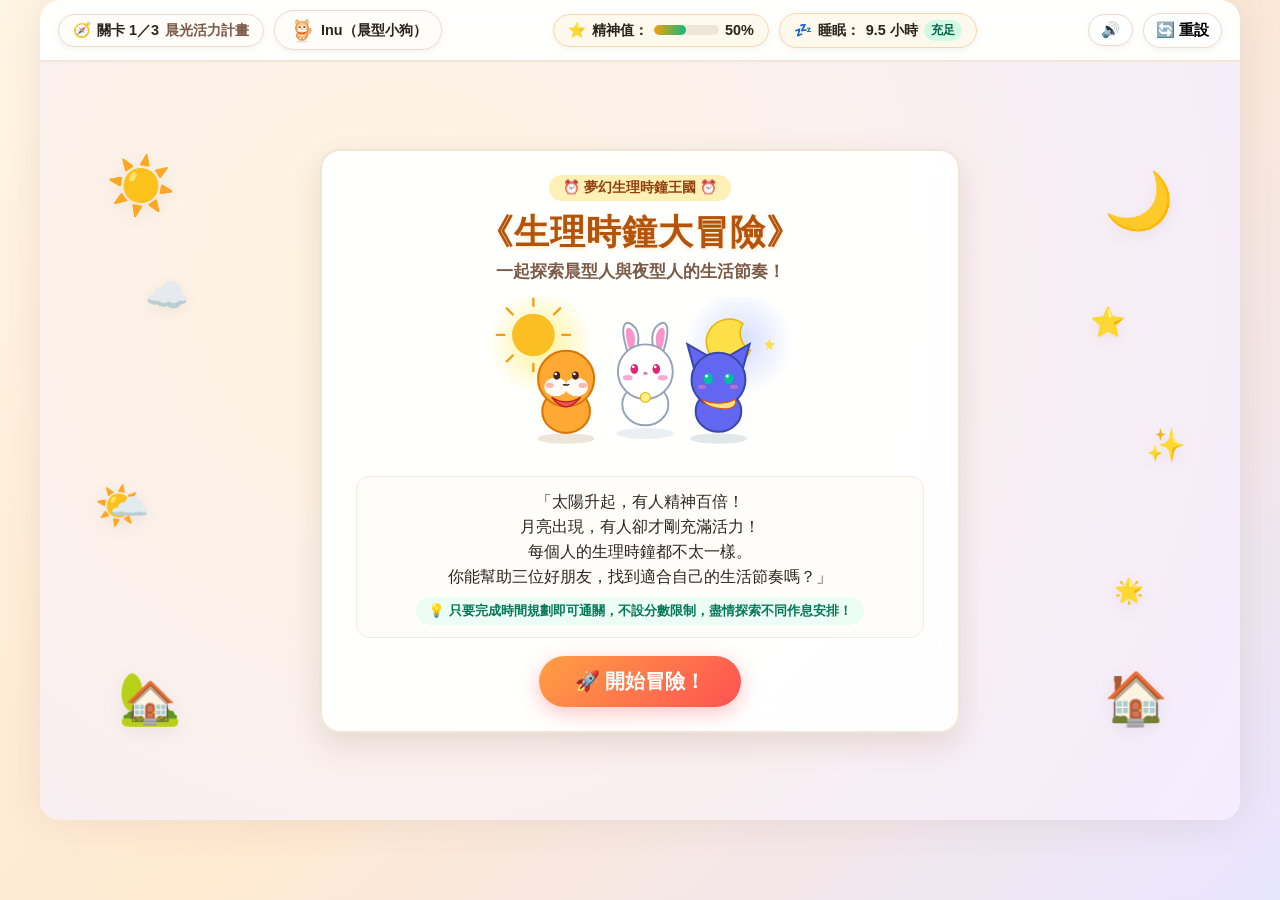
<file: index.html>
<!DOCTYPE html>
<html lang="zh-TW">
<head>
  <meta charset="UTF-8">
  <meta name="viewport" content="width=device-width, initial-scale=1.0, maximum-scale=1.0, user-scalable=no">
  <title>《生理時鐘大冒險》（Chronotype Adventure）</title>
  <meta name="description" content="根據《晨型人 vs. 夜型人》設計的 2D 互動式時間規劃教育遊戲，探索生理時鐘、健康睡眠與生活節奏。">
  <link rel="icon" type="image/svg+xml" href="assets/icons/clock.svg">
  <link rel="stylesheet" href="style.css">
</head>
<body>

  <!-- 遊戲主容器（橫向 16:9 自適應設計） -->
  <div id="game-container">

    <!-- 頂部資訊 HUD 導航列 -->
    <header id="top-hud">
      <div class="hud-left">
        <div class="hud-chip" id="hud-level-chip">
          <span class="chip-icon">🧭</span>
          <span id="hud-level-tag">關卡 1／3</span>
          <span id="hud-level-title" class="hud-title-text">晨光活力計畫</span>
        </div>
        <div class="hud-chip character-chip" id="hud-char-chip">
          <img id="hud-char-avatar" src="assets/characters/inu.svg" alt="角色頭像" class="mini-avatar">
          <span id="hud-char-name">Inu（晨型小狗）</span>
        </div>
      </div>

      <div class="hud-center">
        <!-- 精神能量即時模擬膠囊 -->
        <div class="hud-chip stat-chip" id="hud-energy-chip" title="作息模擬精神值（遊戲示意，非醫學測量）">
          <span class="stat-icon" id="hud-energy-icon">⭐</span>
          <span class="stat-label">精神值：</span>
          <div class="energy-mini-track">
            <div id="hud-energy-bar" class="energy-mini-fill" style="width: 50%;"></div>
          </div>
          <span id="hud-energy-val" class="stat-value">50%</span>
        </div>
        <!-- 睡眠時數即時統計膠囊（第 3 關或必要時動態更新） -->
        <div class="hud-chip stat-chip" id="hud-sleep-chip" title="每日建議睡眠時數">
          <span class="stat-icon">💤</span>
          <span class="stat-label">睡眠：</span>
          <span id="hud-sleep-hours" class="stat-value">9.5 小時</span>
          <span id="hud-sleep-status" class="stat-status-badge status-good">充足</span>
        </div>
      </div>

      <div class="hud-right">
        <button id="btn-sound-toggle" class="hud-icon-btn" title="開關音效" aria-label="開關音效">
          <span id="sound-icon">🔊</span>
        </button>
        <button id="btn-reset-level" class="hud-icon-btn reset-btn" title="重新安排此關時間表" aria-label="重新安排此關時間表">
          <span>🔄</span>
          <span class="btn-text">重設</span>
        </button>
      </div>
    </header>

    <!-- 浮動提示氣泡（非阻塞提示） -->
    <div id="toast-toast" class="toast-hidden" role="alert" aria-live="polite">
      <span class="toast-icon">💡</span>
      <span id="toast-text">把活動放進適合的時間格吧！</span>
    </div>

    <!-- 遊戲主體視窗區 -->
    <main id="game-main">

      <!-- ============================================== -->
      <!-- 1. 遊戲開始畫面（Start Screen） -->
      <!-- ============================================== -->
      <section id="screen-start" class="game-screen active">
        <!-- 日夜交錯背景裝飾 -->
        <div class="start-bg-decor-left">
          <span class="floating-item sun-deco">☀️</span>
          <span class="floating-item cloud-deco c-1">☁️</span>
          <span class="floating-item cloud-deco c-2">🌤️</span>
          <span class="floating-item town-deco-day">🏡</span>
        </div>
        <div class="start-bg-decor-right">
          <span class="floating-item moon-deco">🌙</span>
          <span class="floating-item star-deco s-1">⭐</span>
          <span class="floating-item star-deco s-2">✨</span>
          <span class="floating-item star-deco s-3">🌟</span>
          <span class="floating-item town-deco-night">🏠</span>
        </div>

        <div class="start-card">
          <div class="start-badge-tag">⏰ 夢幻生理時鐘王國 ⏰</div>
          <h1 class="main-game-title">《生理時鐘大冒險》</h1>
          <div class="game-subtitle">一起探索晨型人與夜型人的生活節奏！</div>

          <div class="start-hero-image">
            <img src="assets/characters/trio.svg" alt="Inu, Usagi, Neko" class="hero-trio-img">
          </div>

          <div class="start-story-box">
            <p class="story-lead">
              「太陽升起，有人精神百倍！<br>
              月亮出現，有人卻才剛充滿活力！<br>
              每個人的生理時鐘都不太一樣。<br>
              你能幫助三位好朋友，找到適合自己的生活節奏嗎？」
            </p>
            <div class="story-hint-badge">
              💡 只要完成時間規劃即可通關，不設分數限制，盡情探索不同作息安排！
            </div>
          </div>

          <div class="start-actions">
            <button id="btn-start-game" class="btn-primary-large pulse-btn">
              <span>🚀 開始冒險！</span>
            </button>
          </div>
        </div>
      </section>

      <!-- ============================================== -->
      <!-- 2. 第一關與第二關：生活時間安排板（Schedule Board） -->
      <!-- ============================================== -->
      <section id="screen-schedule" class="game-screen">
        <div class="level-scene-container" id="level-scene-wrap">

          <!-- 關卡情境導言卡 -->
          <div class="level-intro-card">
            <div class="intro-avatar-box">
              <img id="level-char-pic" src="assets/characters/inu.svg" alt="角色插畫" class="intro-char-img">
            </div>
            <div class="intro-content">
              <div class="intro-meta">
                <span class="badge-type" id="level-type-tag">🌅 晨型小狗</span>
                <span class="intro-title" id="level-quest-title">第一關：晨光活力計畫</span>
              </div>
              <p class="intro-story-text" id="level-story-desc">
                「Inu 是一隻喜歡早起的小狗！可是今天他的生活時間表被打亂了！你能幫他重新安排一天的生活嗎？」
              </p>
            </div>
            <div class="intro-hint-tip">
              <span>👉 拖曳卡片或點擊卡片後點擊時間格！</span>
            </div>
          </div>

          <!-- 主要互動工作區：左側活動卡片庫，右側每日生活時間表 -->
          <div class="interactive-workspace">

            <!-- 左側：待安排活動卡片托盤 -->
            <div class="cards-tray-panel">
              <div class="panel-header">
                <span class="panel-title-icon">📦</span>
                <h3 class="panel-title">待安排活動卡片</h3>
                <span class="tray-counter" id="tray-count-tag">6 / 6 張</span>
              </div>
              <p class="tray-subtext">點擊卡片選取，或直接拖曳到時間格中：</p>
              <div class="cards-pool" id="cards-pool">
                <!-- 動態注入 6 張活動卡片 -->
              </div>
            </div>

            <!-- 右側：每日生活計畫板（6 個時間格） -->
            <div class="schedule-board-panel">
              <div class="panel-header">
                <span class="panel-title-icon">📅</span>
                <h3 class="panel-title">每日生活計畫板</h3>
                <span class="schedule-status-tag" id="schedule-fill-tag">已安排 0 / 6</span>
              </div>

              <!-- 時間格容器（六大時段） -->
              <div class="time-slots-container" id="time-slots-container">
                <!-- 動態注入 6 個時間槽位 -->
              </div>

              <!-- 檢查按鈕與過關導引 -->
              <div class="schedule-actions-bar">
                <div class="schedule-msg" id="schedule-check-hint">
                  請將 6 張活動卡片全部安排進時間格喔！
                </div>
                <button id="btn-check-schedule" class="btn-check-main" disabled>
                  <span>📋 檢查時間表！</span>
                </button>
              </div>
            </div>

          </div>

        </div>
      </section>

      <!-- ============================================== -->
      <!-- 3. 第三關：健康作息大挑戰（臥室環境與就寢時間） -->
      <!-- ============================================== -->
      <section id="screen-bedroom" class="game-screen">
        <div class="bedroom-challenge-wrapper">

          <!-- 關卡導言卡 -->
          <div class="level-intro-card bedroom-intro">
            <div class="intro-avatar-box duo-avatars">
              <img src="assets/characters/neko.svg" alt="Neko" class="intro-char-img duo-neko">
              <img src="assets/characters/usagi.svg" alt="Usagi" class="intro-char-img duo-usagi">
            </div>
            <div class="intro-content">
              <div class="intro-meta">
                <span class="badge-type night-badge">🌙 夜型小貓 × 作息小幫手</span>
                <span class="intro-title">第三關：健康作息大挑戰</span>
              </div>
              <p class="intro-story-text">
                「明天早上 8 點就要上學了！可是 Neko 平常比較晚睡，早上常常起不來。Usagi 決定陪他一起調整作息！你能幫助 Neko 找到比較健康的睡眠習慣嗎？」
              </p>
            </div>
            <div class="intro-hint-tip">
              <span>✨ 點擊臥室物品調整環境，並選擇合適的就寢時間！</span>
            </div>
          </div>

          <!-- 第三關雙任務工作區 -->
          <div class="bedroom-workspace">

            <!-- 任務一：整理睡前環境（3 個互動生活物件） -->
            <div class="bedroom-task-card task-env-card">
              <div class="task-title-bar">
                <span class="task-step-badge">任務一</span>
                <h3>🛏️ 整理睡前環境（點擊物件切換調整）</h3>
                <span class="task-status-counter" id="env-completed-counter">已調整 0 / 3 項</span>
              </div>
              <p class="task-instruction">點擊臥室中的物品，改善睡前環境營造放鬆氛圍：</p>

              <!-- 三個可點擊互動的生活物件 -->
              <div class="bedroom-scene-items">

                <!-- 1. 手機 -->
                <div class="bedroom-item-card" id="item-phone" role="button" tabindex="0" title="點擊切換手機使用狀態">
                  <div class="item-visual-box">
                    <img id="img-phone" src="assets/props/phone_active.svg" alt="手機狀態" class="item-prop-img">
                  </div>
                  <div class="item-info">
                    <div class="item-name-row">
                      <span class="item-name">📱 智慧型手機</span>
                      <span class="item-state-badge badge-active" id="badge-phone">使用中</span>
                    </div>
                    <div class="item-feedback" id="feedback-phone">
                      睡前使用手機，螢幕藍光與訊息容易刺激大腦保持清醒。
                    </div>
                    <button class="btn-toggle-item" id="btn-toggle-phone">收起手機</button>
                  </div>
                </div>

                <!-- 2. 檯燈 -->
                <div class="bedroom-item-card" id="item-lamp" role="button" tabindex="0" title="點擊切換檯燈光線亮度">
                  <div class="item-visual-box">
                    <img id="img-lamp" src="assets/props/lamp_bright.svg" alt="檯燈狀態" class="item-prop-img">
                  </div>
                  <div class="item-info">
                    <div class="item-name-row">
                      <span class="item-name">💡 臥室檯燈</span>
                      <span class="item-state-badge badge-warn" id="badge-lamp">燈光明亮</span>
                    </div>
                    <div class="item-feedback" id="feedback-lamp">
                      太亮的光線會抑制褪黑激素分泌，影響睡意產生。
                    </div>
                    <button class="btn-toggle-item" id="btn-toggle-lamp">調為柔和</button>
                  </div>
                </div>

                <!-- 3. 書本 -->
                <div class="bedroom-item-card" id="item-book" role="button" tabindex="0" title="點擊安排睡前放鬆活動">
                  <div class="item-visual-box">
                    <img id="img-book" src="assets/props/book_closed.svg" alt="書本狀態" class="item-prop-img">
                  </div>
                  <div class="item-info">
                    <div class="item-name-row">
                      <span class="item-name">📖 睡前讀物</span>
                      <span class="item-state-badge badge-idle" id="badge-book">未翻開</span>
                    </div>
                    <div class="item-feedback" id="feedback-book">
                      睡前安靜閱讀或聆聽輕柔音樂，有助於情緒放鬆。
                    </div>
                    <button class="btn-toggle-item" id="btn-toggle-book">安靜閱讀</button>
                  </div>
                </div>

              </div>
            </div>

            <!-- 任務二：安排就寢時間 -->
            <div class="bedroom-task-card task-bedtime-card">
              <div class="task-title-bar">
                <span class="task-step-badge">任務二</span>
                <h3>⏰ 安排就寢時間（固定 07:00 起床）</h3>
              </div>
              <p class="task-instruction">
                Neko 今年 12 歲，明天早上 8 點上學，固定 07:00 起床準備。請為他選擇就寢時間：
              </p>

              <!-- 六個可選就寢時間按鈕 -->
              <div class="bedtime-options-grid" id="bedtime-options">
                <button class="btn-bedtime-choice" data-time="20:30" data-hours="10.5">
                  <span class="bt-time">20:30</span>
                  <span class="bt-hours">睡眠 10.5 小時</span>
                </button>
                <button class="btn-bedtime-choice active" data-time="21:00" data-hours="10.0">
                  <span class="bt-time">21:00</span>
                  <span class="bt-hours">睡眠 10.0 小時</span>
                </button>
                <button class="btn-bedtime-choice" data-time="21:30" data-hours="9.5">
                  <span class="bt-time">21:30</span>
                  <span class="bt-hours">睡眠 9.5 小時</span>
                </button>
                <button class="btn-bedtime-choice" data-time="22:00" data-hours="9.0">
                  <span class="bt-time">22:00</span>
                  <span class="bt-hours">睡眠 9.0 小時</span>
                </button>
                <button class="btn-bedtime-choice" data-time="22:30" data-hours="8.5">
                  <span class="bt-time">22:30</span>
                  <span class="bt-hours">睡眠 8.5 小時</span>
                </button>
                <button class="btn-bedtime-choice" data-time="23:00" data-hours="8.0">
                  <span class="bt-time">23:00</span>
                  <span class="bt-hours">睡眠 8.0 小時</span>
                </button>
              </div>

              <!-- 即時睡眠時數與健康提醒資訊卡 -->
              <div class="sleep-calculation-card">
                <div class="calc-row">
                  <span class="calc-label">🛏️ 安排就寢：<strong id="display-bedtime">21:00</strong></span>
                  <span class="calc-label">⏰ 固定起床：<strong>07:00</strong></span>
                  <span class="calc-label">💤 預計睡眠：<strong id="display-sleephours" class="text-highlight">10.0 小時</strong></span>
                </div>
                <div class="guideline-reminder-box" id="guideline-box">
                  <div class="guideline-title">📌 6～12 歲兒童健康睡眠建議：每日約 <strong>9～12 小時</strong></div>
                  <div class="guideline-status-text" id="guideline-status-text">
                    🎉 很棒！你安排了符合年齡建議的睡眠時間！
                  </div>
                  <div class="guideline-subtext">
                    * 註：時數為排程估算，實際入睡時間可能晚於上床時間。
                  </div>
                </div>
              </div>

              <!-- 完成第三關按鈕 -->
              <div class="bedroom-actions-bar">
                <button id="btn-complete-level3" class="btn-check-main">
                  <span>✨ 完成健康作息計畫！</span>
                </button>
              </div>

            </div>

          </div>

        </div>
      </section>

      <!-- ============================================== -->
      <!-- 4. 關卡評量與結果彈窗（Level Result Modal） -->
      <!-- ============================================== -->
      <div id="modal-result" class="modal-backdrop">
        <div class="modal-card">
          <div class="modal-decor-sparkles">✨ ⭐ ✨</div>
          <div class="modal-char-expression">
            <img id="result-char-avatar" src="assets/characters/inu.svg" alt="角色表情" class="result-avatar-img">
          </div>

          <h2 class="modal-title" id="result-title">第一關任務完成！</h2>
          <div class="modal-subtitle" id="result-subtitle">Inu 已經有一份新的生活時間表了！</div>

          <!-- 分數數字跑動展示 -->
          <div class="result-score-box">
            <div class="score-label">作息模擬分數</div>
            <div class="score-number-row">
              <span id="result-score-val" class="score-digits">0</span>
              <span class="score-unit">分</span>
            </div>
            <div class="score-tier-badge" id="result-tier-badge">時間規劃高手！</div>
          </div>

          <!-- 正向回饋與改善建議 -->
          <div class="result-feedback-card">
            <div class="feedback-item positive">
              <span class="fb-icon">💖</span>
              <span id="result-feedback-pos" class="fb-text">很棒的作息安排！</span>
            </div>
            <div class="feedback-item advice">
              <span class="fb-icon">💡</span>
              <span id="result-feedback-adv" class="fb-text">如果晚上早一點休息，早上可能會更有精神喔！</span>
            </div>
            <div class="feedback-disclaimer">
              ⚠️ 分數是遊戲中的參考回饋，不代表你的能力或健康程度。
            </div>
          </div>

          <!-- 操作按鈕：返回調整 vs 繼續下一關（絕不受分數限制！） -->
          <div class="modal-actions-row">
            <button id="btn-result-adjust" class="btn-secondary">
              <span>✏️ 返回調整</span>
            </button>
            <button id="btn-result-next" class="btn-primary">
              <span id="btn-result-next-text">繼續下一關 ➔</span>
            </button>
          </div>
        </div>
      </div>

      <!-- ============================================== -->
      <!-- 5. 最終冠軍通關畫面（Final Victory Screen） -->
      <!-- ============================================== -->
      <section id="screen-victory" class="game-screen">
        <canvas id="confetti-canvas"></canvas>
        <div class="victory-card">
          <div class="victory-badge-glow">
            <img src="assets/icons/medal.svg" alt="生理時鐘管理大師金牌" class="victory-medal-icon">
          </div>
          <h1 class="victory-title">👑 生理時鐘管理大師！</h1>
          <div class="victory-subtitle">恭喜你完成三項挑戰，成為生活節奏引導專家！</div>

          <!-- 三好友慶祝插畫 -->
          <div class="victory-trio-scene">
            <img src="assets/characters/trio.svg" alt="好友一同慶祝" class="victory-trio-img">
          </div>

          <!-- 三關得分回顧卡片 -->
          <div class="scores-summary-grid">
            <div class="summary-col">
              <div class="col-head">🌅 第 1 關</div>
              <div class="col-name">晨光活力計畫</div>
              <div class="col-score" id="summary-score-1">-- 分</div>
            </div>
            <div class="summary-col">
              <div class="col-head">🌙 第 2 關</div>
              <div class="col-name">夜貓子的時間表</div>
              <div class="col-score" id="summary-score-2">-- 分</div>
            </div>
            <div class="summary-col">
              <div class="col-head">✨ 第 3 關</div>
              <div class="col-name">健康作息大挑戰</div>
              <div class="col-score" id="summary-score-3">-- 分</div>
            </div>
          </div>

          <!-- 核心教育總結文字 -->
          <div class="victory-concept-box">
            <p>
              「每個人的生理時鐘都不太一樣。<br>
              有人早上精神好，有人晚上比較有活力。<br>
              不論是晨型人還是夜型人，<strong>充足睡眠與健康作息都很重要！</strong>」
            </p>
          </div>

          <!-- 動作按鈕 -->
          <div class="victory-actions-row">
            <button id="btn-play-again" class="btn-primary">
              <span>🔄 再玩一次</span>
            </button>
            <button id="btn-return-home" class="btn-secondary">
              <span>🏠 返回首頁</span>
            </button>
          </div>
        </div>
      </section>

    </main>

  </div>

  <script src="game.js"></script>
</body>
</html>
</file>
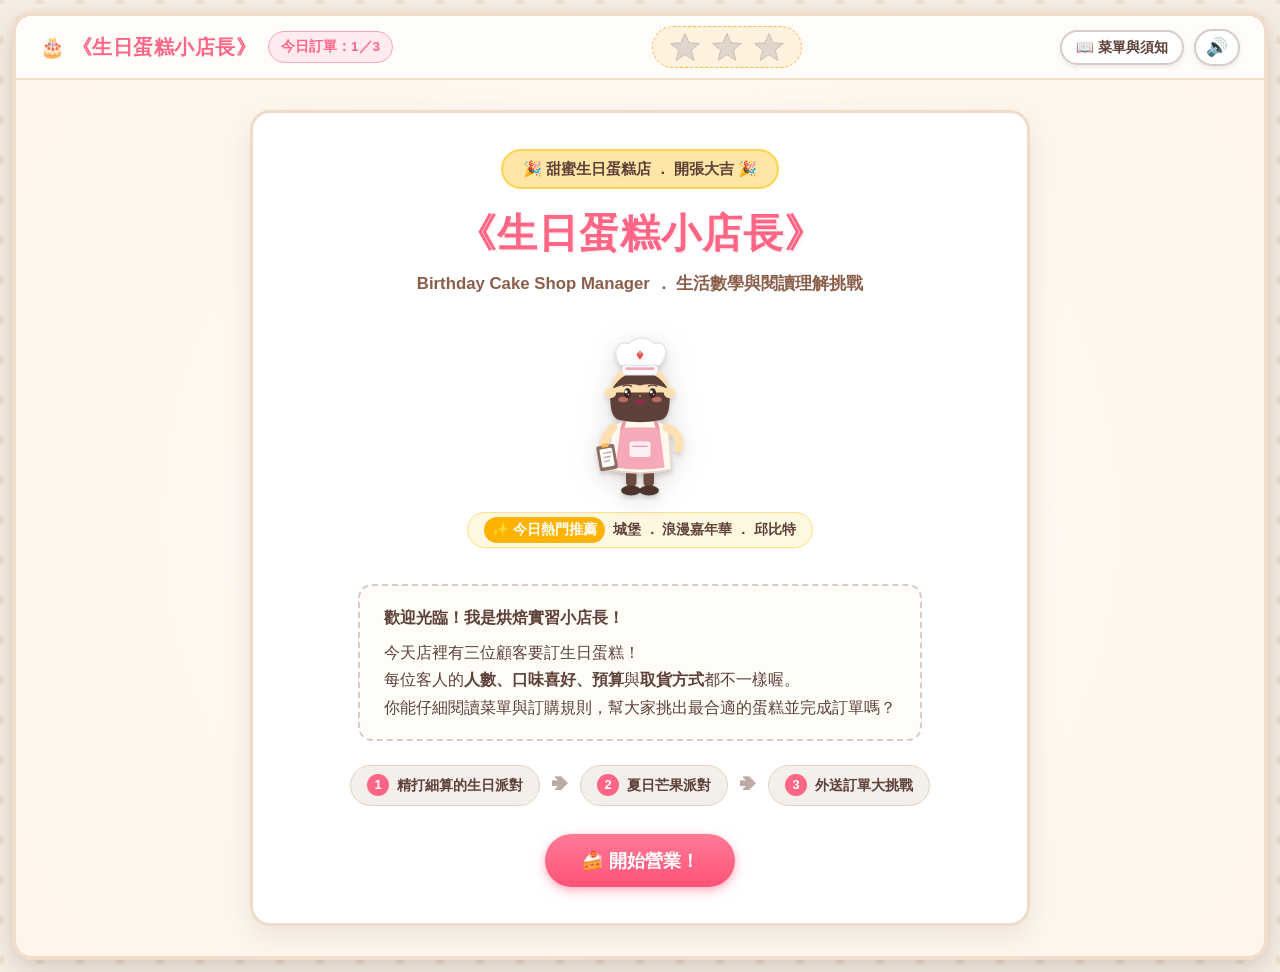
<file: birthday-cake-manager/index.html>
<!DOCTYPE html>
<html lang="zh-TW">
<head>
  <meta charset="UTF-8">
  <meta name="viewport" content="width=device-width, initial-scale=1.0, maximum-scale=1.0, user-scalable=no">
  <title>《生日蛋糕小店長》（Birthday Cake Shop Manager）- 互動式教育遊戲</title>
  <meta name="description" content="依據生日蛋糕菜單與訂購規則，扮演蛋糕小店長完成三位顧客的需求挑戰！">
  <link rel="icon" type="image/svg+xml" href="assets/icons/star_gold.svg">
  <link rel="stylesheet" href="style.css">
</head>
<body>

  <!-- 主遊戲容器（16:9 最適化與自適應響應式佈局） -->
  <div id="game-app">

    <!-- 頂部導航 HUD 資訊列 -->
    <header id="game-hud">
      <div class="hud-left">
        <span class="hud-logo">🎂 《生日蛋糕小店長》</span>
        <span id="hud-level-badge" class="level-pill">今日訂單：1／3</span>
      </div>

      <div class="hud-center">
        <!-- 三顆星進度指示器 -->
        <div class="star-progress-container" title="闖關星級進度">
          <div class="star-slot" id="star-slot-1">
            <img src="assets/icons/star_empty.svg" alt="關卡 1 星星" class="star-icon">
          </div>
          <div class="star-slot" id="star-slot-2">
            <img src="assets/icons/star_empty.svg" alt="關卡 2 星星" class="star-icon">
          </div>
          <div class="star-slot" id="star-slot-3">
            <img src="assets/icons/star_empty.svg" alt="關卡 3 星星" class="star-icon">
          </div>
        </div>
      </div>

      <div class="hud-right">
        <button id="btn-open-rules" class="hud-btn" title="查看完整菜單與訂購須知">
          <span>📖 菜單與須知</span>
        </button>
        <button id="btn-toggle-sound" class="hud-btn sound-btn" title="切換音效">
          <span id="sound-icon">🔊</span>
        </button>
      </div>
    </header>

    <!-- 1. 遊戲開始畫面 -->
    <section id="start-screen" class="view-screen active">
      <div class="start-card">
        <div class="bakery-banner-flag">🎉 甜蜜生日蛋糕店 ． 開張大吉 🎉</div>
        <h1 class="game-main-title">《生日蛋糕小店長》</h1>
        <div class="game-subtitle">Birthday Cake Shop Manager ． 生活數學與閱讀理解挑戰</div>

        <div class="start-hero-visual">
          <div class="hero-character-box">
            <img src="assets/characters/manager_normal.svg" alt="Q 版小店長" class="start-manager-img">
          </div>
          <div class="floating-cake-preview">
            <div class="preview-badge">✨ 今日熱門推薦</div>
            <div class="preview-text">城堡 ． 浪漫嘉年華 ． 邱比特</div>
          </div>
        </div>

        <div class="start-story-bubble">
          <p class="story-lead">歡迎光臨！我是烘焙實習小店長！</p>
          <p>
            今天店裡有三位顧客要訂生日蛋糕！<br>
            每位客人的<strong>人數、口味喜好、預算</strong>與<strong>取貨方式</strong>都不一樣喔。<br>
            你能仔細閱讀菜單與訂購規則，幫大家挑出最合適的蛋糕並完成訂單嗎？
          </p>
        </div>

        <div class="start-level-preview-bar">
          <div class="level-tag-step">
            <span class="step-num">1</span>
            <span class="step-desc">精打細算的生日派對</span>
          </div>
          <div class="step-arrow">➔</div>
          <div class="level-tag-step">
            <span class="step-num">2</span>
            <span class="step-desc">夏日芒果派對</span>
          </div>
          <div class="step-arrow">➔</div>
          <div class="level-tag-step">
            <span class="step-num">3</span>
            <span class="step-desc">外送訂單大挑戰</span>
          </div>
        </div>

        <div class="start-action-row">
          <button id="btn-start-game" class="btn-primary btn-large">
            <span>🍰 開始營業！</span>
          </button>
        </div>
      </div>
    </section>

    <!-- 2. 關卡主遊玩畫面 -->
    <section id="game-screen" class="view-screen">
      <div class="workspace-grid">

        <!-- 左側：顧客訂單需求卡片 -->
        <aside class="customer-order-panel">
          <div class="panel-header-badge">
            <span id="current-level-title">第一關：精打細算的生日派對</span>
          </div>

          <div class="customer-profile-card">
            <div class="customer-avatar-box">
              <img id="customer-avatar-img" src="assets/characters/customer_qing.svg" alt="顧客角色" class="customer-img">
            </div>
            <div class="customer-meta">
              <span class="customer-role-tag">今日客人</span>
              <h2 id="customer-name" class="customer-name">小晴</h2>
            </div>
          </div>

          <div class="speech-dialogue-bubble">
            <div class="bubble-arrow"></div>
            <p id="customer-dialogue-text">
              「你好！我要幫家人準備生日蛋糕！我們總共有 5 個人，預算只有 700 元。希望吃到有水果和布丁的蛋糕。我們會自己來店裡拿，只買 1 個就好！」
            </p>
          </div>

          <!-- 需求摘要條列標籤 -->
          <div class="requirements-summary">
            <div class="req-item">
              <span class="req-label">👥 聚會人數</span>
              <span id="req-headcount" class="req-val">5 人</span>
            </div>
            <div class="req-item">
              <span class="req-label">💰 顧客預算</span>
              <span id="req-budget" class="req-val">700 元</span>
            </div>
            <div class="req-item">
              <span class="req-label">🍓 指定口味</span>
              <span id="req-taste" class="req-val">水果與布丁</span>
            </div>
            <div class="req-item">
              <span class="req-label">📦 取貨方式</span>
              <span id="req-fulfillment" class="req-val">門市自取</span>
            </div>
            <div class="req-item">
              <span class="req-label">🔢 訂購數量</span>
              <span id="req-quantity" class="req-val">1 個</span>
            </div>
            <div id="req-date-row" class="req-item" style="display: none;">
              <span class="req-label">📅 預訂日期</span>
              <span id="req-date" class="req-val">-</span>
            </div>
          </div>

          <!-- 提示按鈕 -->
          <div class="customer-action-bar">
            <button id="btn-open-hint" class="btn-hint">
              <span>💡 查看小店長提示</span>
            </button>
          </div>
        </aside>

        <!-- 中央：六款蛋糕菜單展示區 -->
        <main class="menu-selection-panel">
          <div class="menu-panel-heading">
            <h3 class="menu-title">🎂 蛋糕菜單（請點擊選擇一款商品）</h3>
            <span class="menu-sub-tip">閱讀特色與標籤，點選最合適的商品</span>
          </div>

          <div id="cake-cards-grid" class="cake-cards-grid">
            <!-- 6款蛋糕卡片由 JavaScript 動態生成渲染 -->
          </div>
        </main>

        <!-- 右側：訂單客製設定與即時收銀台 -->
        <aside class="order-cashier-panel">
          <div class="cashier-card">
            <div class="cashier-title-bar">
              <span class="cashier-title">🧾 點單收銀台</span>
              <span class="cashier-status-pill">即時試算</span>
            </div>

            <!-- 目前選取之蛋糕預覽 -->
            <div id="selected-cake-summary" class="selected-cake-summary">
              <div class="summary-thumbnail" id="summary-thumbnail">
                <!-- 縮圖或占位 -->
              </div>
              <div class="summary-info">
                <span class="summary-label">目前選擇商品</span>
                <h4 id="summary-cake-name" class="summary-cake-name">請選擇蛋糕</h4>
                <span id="summary-cake-tag" class="summary-cake-tag">-</span>
              </div>
            </div>

            <!-- 尺寸選擇器 -->
            <div class="config-block">
              <label class="config-label">
                <span>📏 選擇尺寸</span>
                <span class="size-hint-text">（依人數建議挑選）</span>
              </label>
              <div id="size-options-container" class="size-btn-group">
                <!-- 動態注入可選尺寸按鈕 -->
              </div>
            </div>

            <!-- 數量選擇器 -->
            <div class="config-block">
              <label class="config-label">
                <span>🔢 購買數量</span>
                <span class="qty-hint-text">（本菜單限同尺寸 1～2 個）</span>
              </label>
              <div class="quantity-stepper">
                <button id="btn-qty-minus" class="stepper-btn" title="減少數量" aria-label="減少數量">−</button>
                <span id="display-quantity" class="stepper-value">1</span>
                <button id="btn-qty-plus" class="stepper-btn" title="增加數量" aria-label="增加數量">＋</button>
              </div>
            </div>

            <!-- 取貨方式選擇器 -->
            <div class="config-block">
              <label class="config-label">
                <span>🚚 取貨方式</span>
              </label>
              <div class="fulfillment-toggle-group">
                <button id="btn-fulfill-pickup" class="fulfill-btn active" data-type="pickup">
                  <span class="f-icon">🏪</span>
                  <span class="f-text">門市自取</span>
                  <span class="f-fee">免運費</span>
                </button>
                <button id="btn-fulfill-delivery" class="fulfill-btn" data-type="delivery">
                  <span class="f-icon">🛵</span>
                  <span class="f-text">專人外送</span>
                  <span class="f-fee">依表計費</span>
                </button>
              </div>
              <!-- 外送限制或時間提示 -->
              <div id="delivery-condition-note" class="condition-note" style="display: none;">
                💡 提醒：外送服務僅限下午 2 點（14:00）以後，且當日下午 4 點前須完成預訂。
              </div>
            </div>

            <!-- 收據金額即時試算表 -->
            <div class="receipt-paper">
              <div class="receipt-header">
                <span>🎂 甜蜜蛋糕店 結帳明細</span>
              </div>
              <div class="receipt-body">
                <div class="receipt-row">
                  <span class="r-item" id="r-item-name">商品名稱：-</span>
                  <span class="r-price" id="r-item-unit">單價：-</span>
                </div>
                <div class="receipt-row">
                  <span class="r-item">購買數量：</span>
                  <span class="r-price" id="r-item-qty">1 個</span>
                </div>
                <div class="receipt-row subtotal-row">
                  <span class="r-item">商品小計：</span>
                  <span class="r-price" id="r-subtotal">NT$ 0</span>
                </div>
                <div class="receipt-row shipping-row">
                  <span class="r-item">外送運費：</span>
                  <span class="r-price" id="r-shipping">NT$ 0</span>
                </div>
                <div class="receipt-divider"></div>
                <div class="receipt-row total-row">
                  <span class="r-item-total">訂單總金額：</span>
                  <span class="r-price-total" id="r-grand-total">NT$ 0</span>
                </div>
                <!-- 預算對比欄位 -->
                <div id="receipt-budget-feedback" class="receipt-budget-feedback">
                  <!-- 動態注入預算提示 -->
                </div>
              </div>
              <div class="receipt-zigzag"></div>
            </div>

            <!-- 確認訂單與重設按鈕 -->
            <div class="cashier-actions">
              <button id="btn-submit-order" class="btn-primary btn-block">
                <span>✨ 確認訂單！</span>
              </button>
              <button id="btn-reset-order" class="btn-secondary btn-block">
                <span>🔄 重新調整</span>
              </button>
            </div>
          </div>
        </aside>

      </div>
    </section>

    <!-- 3. 最終通關畫面 -->
    <section id="victory-screen" class="view-screen">
      <div class="victory-container">
        <div class="victory-header-box">
          <div class="trophy-bounce">
            <img src="assets/icons/trophy.svg" alt="金牌獎盃" class="trophy-img">
          </div>
          <h1 class="victory-title">🎉 金牌蛋糕小店長！ 🎉</h1>
          <div class="victory-subtitle">恭喜通過全部訂單挑戰 ． 榮獲最高店長榮譽</div>
        </div>

        <div class="victory-story-box">
          <p class="story-p">恭喜你成功完成三筆生日蛋糕訂單！</p>
          <p class="story-p">
            你學會了<strong>閱讀菜單、挑選蛋糕、比較價格，還能精準計算外送運費</strong>！<br>
            生活中的每一筆聰明消費，都離不開仔細閱讀與生活數學。<br>
            你已經成為最厲害的金牌蛋糕小店長！
          </p>
        </div>

        <!-- 三張收據成果展示 -->
        <div class="final-receipts-shelf">
          <h3 class="shelf-title">📋 今日營業完成訂單記錄</h3>

          <div class="receipt-cards-grid">
            <!-- 訂單 1 -->
            <div class="finished-receipt-card">
              <div class="rc-header">
                <span class="rc-badge">訂單 1</span>
                <span class="rc-customer">顧客：小晴</span>
              </div>
              <div class="rc-body">
                <div class="rc-cake-name">🏰 城堡（6 吋）</div>
                <div class="rc-detail">口味：香草、什錦水果、布丁</div>
                <div class="rc-detail">方式：門市自取（運費 0 元）</div>
                <div class="rc-price">金額：660 元</div>
              </div>
              <div class="rc-footer">
                <span class="rc-status-check">✅ 符合預算與 5 人分享</span>
              </div>
            </div>

            <!-- 訂單 2 -->
            <div class="finished-receipt-card">
              <div class="rc-header">
                <span class="rc-badge">訂單 2</span>
                <span class="rc-customer">顧客：小樂</span>
              </div>
              <div class="rc-body">
                <div class="rc-cake-name">🥭 浪漫嘉年華（8 吋）</div>
                <div class="rc-detail">口味：芒果、椰子慕斯</div>
                <div class="rc-detail">方式：門市自取（運費 0 元）</div>
                <div class="rc-price">金額：990 元</div>
              </div>
              <div class="rc-footer">
                <span class="rc-status-check">✅ 符合 7 月限定與 8 人分享</span>
              </div>
            </div>

            <!-- 訂單 3 -->
            <div class="finished-receipt-card">
              <div class="rc-header">
                <span class="rc-badge">訂單 3</span>
                <span class="rc-customer">顧客：小宇</span>
              </div>
              <div class="rc-body">
                <div class="rc-cake-name">💘 邱比特（8 吋 × 2）</div>
                <div class="rc-detail">口味：巧克力蛋糕、水蜜桃焦糖慕斯</div>
                <div class="rc-detail">方式：專人外送（運費 200 元）</div>
                <div class="rc-price">小計 1,760 元 ＋ 運費 200 元 ＝ 1,960 元</div>
              </div>
              <div class="rc-footer">
                <span class="rc-status-check">✅ 符合 2 個 8 吋外送與預算</span>
              </div>
            </div>
          </div>

          <!-- 營業總金額統計 -->
          <div class="grand-total-banner">
            <div class="gt-left">
              <span class="gt-label">三位顧客訂單總金額：</span>
              <span class="gt-sum">NT$ 3,610 元</span>
            </div>
            <div class="gt-note">
              ※ 此金額為三位不同顧客（小晴、小樂、小宇）訂單之銷售總和，非單一顧客消費。
            </div>
          </div>
        </div>

        <!-- 結算操作按鈕 -->
        <div class="victory-actions">
          <button id="btn-play-again" class="btn-primary btn-large">
            <span>🔄 再玩一次</span>
          </button>
          <button id="btn-back-home" class="btn-secondary btn-large">
            <span>🏠 返回首頁</span>
          </button>
        </div>
      </div>
    </section>

    <!-- 彈出視窗 1：閱讀菜單與訂購規則手冊 -->
    <div id="modal-rules" class="modal-overlay" aria-hidden="true">
      <div class="modal-dialog modal-lg">
        <div class="modal-header">
          <h2 class="modal-title">📖 生日蛋糕店 ． 菜單與訂購規則說明</h2>
          <button class="modal-close-btn" data-close="modal-rules" aria-label="關閉">✕</button>
        </div>
        <div class="modal-content scrollable-content">
          <section class="rules-section">
            <h3 class="rules-heading">一、六款精選生日蛋糕菜單</h3>
            <div class="rules-table-responsive">
              <table class="rules-table">
                <thead>
                  <tr>
                    <th>蛋糕名稱</th>
                    <th>特色與口味介紹</th>
                    <th>可選尺寸與價格</th>
                    <th>特殊規定 / 限定月份</th>
                  </tr>
                </thead>
                <tbody>
                  <tr>
                    <td><strong>城堡</strong></td>
                    <td>香草蛋糕搭配什錦水果和布丁夾層，以小巧卡士達泡芙裝飾，造型如同城堡。</td>
                    <td>6 吋：660 元<br>8 吋：880 元<br>10 吋：1,100 元</td>
                    <td><span class="tag-pill tag-hot">人氣推薦</span><br>全年供應，可自取或外送</td>
                  </tr>
                  <tr>
                    <td><strong>浪漫嘉年華</strong></td>
                    <td>芒果與椰子慕斯相遇，搭配明亮豐富的表層裝飾。</td>
                    <td>6 吋：750 元<br>8 吋：990 元</td>
                    <td><span class="tag-pill tag-season">7～8 月限定</span></td>
                  </tr>
                  <tr>
                    <td><strong>邱比特</strong></td>
                    <td>水蜜桃慕斯、焦糖慕斯搭配濃郁的巧克力蛋糕，外層有鮮奶油披覆。</td>
                    <td>8 吋：880 元<br>10 吋：1,100 元<br><em>（無 6 吋）</em></td>
                    <td>全年供應，可自取或外送</td>
                  </tr>
                  <tr>
                    <td><strong>HAPPY TIME</strong></td>
                    <td>鬆軟的手指蛋糕裝盛著焦糖洋梨丁及水果慕斯。</td>
                    <td>6 吋：750 元<br>8 吋：990 元</td>
                    <td><span class="tag-pill tag-alert">限門市取貨</span><br>（不提供外送服務）</td>
                  </tr>
                  <tr>
                    <td><strong>珠寶音樂盒</strong></td>
                    <td>香草蛋糕搭配起司布蕾夾層，以新鮮草莓裝飾。</td>
                    <td>6 吋：880 元<br>8 吋：1,100 元</td>
                    <td><span class="tag-pill tag-season">12～2 月限定</span><br>（含 12、1、2 月）</td>
                  </tr>
                  <tr>
                    <td><strong>真情告白</strong></td>
                    <td>使用食品級墨水及印製材料，可將顧客提供的照片完整呈現在蛋糕上。</td>
                    <td>6 吋：880 元<br>8 吋：1,100 元</td>
                    <td><span class="tag-pill tag-notice">需提前 7 天預訂</span><br>並提供照片檔案</td>
                  </tr>
                </tbody>
              </table>
            </div>
          </section>

          <section class="rules-section">
            <h3 class="rules-heading">二、蛋糕尺寸與建議分享人數</h3>
            <div class="size-guide-cards">
              <div class="sg-card">
                <span class="sg-size">6 吋</span>
                <span class="sg-people">適合 4～6 人</span>
              </div>
              <div class="sg-card">
                <span class="sg-size">8 吋</span>
                <span class="sg-people">適合 6～8 人</span>
              </div>
              <div class="sg-card">
                <span class="sg-size">10 吋</span>
                <span class="sg-people">適合 8～10 人</span>
              </div>
            </div>
          </section>

          <section class="rules-section">
            <h3 class="rules-heading">三、外送運費查詢表與配送規則</h3>
            <div class="rules-table-responsive">
              <table class="rules-table shipping-table">
                <thead>
                  <tr>
                    <th>蛋糕尺寸</th>
                    <th>購買 1 個之運費</th>
                    <th>購買 2 個之運費</th>
                  </tr>
                </thead>
                <tbody>
                  <tr>
                    <td><strong>6 吋</strong></td>
                    <td>150 元</td>
                    <td>180 元</td>
                  </tr>
                  <tr>
                    <td><strong>8 吋</strong></td>
                    <td>150 元</td>
                    <td>200 元</td>
                  </tr>
                  <tr>
                    <td><strong>10 吋</strong></td>
                    <td>200 元</td>
                    <td><span class="tag-pill tag-danger">超過體積，不提供外送</span></td>
                  </tr>
                </tbody>
              </table>
            </div>

            <div class="notes-bullet-box">
              <p>📌 <strong>重要訂購注意事項：</strong></p>
              <ol>
                <li>門市自取運費一律為 <strong>0 元</strong>。</li>
                <li>預訂蛋糕結單時間為<strong>每日下午 4 點</strong>，下午 4 點後訂購視為隔日訂單。</li>
                <li>外送服務時間<strong>僅限下午 2 點（14:00）以後</strong>。</li>
                <li>若需要提前取貨，需自行至門市取貨。</li>
                <li>HAPPY TIME 特殊蛋糕僅限門市取貨，不提供外送。</li>
                <li>2 個 10 吋蛋糕因超過配送體積上限，無法提供外送服務。</li>
              </ol>
            </div>
          </section>
        </div>
        <div class="modal-footer">
          <button class="btn-primary" data-close="modal-rules">我了解了，返回點單</button>
        </div>
      </div>
    </div>

    <!-- 彈出視窗 2：小店長提示視窗 -->
    <div id="modal-hint" class="modal-overlay" aria-hidden="true">
      <div class="modal-dialog modal-sm">
        <div class="modal-header">
          <h2 class="modal-title">💡 小店長小提示</h2>
          <button class="modal-close-btn" data-close="modal-hint" aria-label="關閉">✕</button>
        </div>
        <div class="modal-content">
          <div class="hint-body">
            <div class="hint-avatar">
              <img src="assets/characters/manager_normal.svg" alt="店長提示" class="hint-manager-img">
            </div>
            <p id="hint-text-content" class="hint-text">
              仔細看一下顧客的需求喔！
            </p>
          </div>
        </div>
        <div class="modal-footer">
          <button class="btn-primary" data-close="modal-hint">收到！我再想想</button>
        </div>
      </div>
    </div>

    <!-- 彈出視窗 3：訂單判定回饋視窗（成功 / 需修改） -->
    <div id="modal-feedback" class="modal-overlay" aria-hidden="true">
      <div class="modal-dialog modal-md">
        <div class="modal-header">
          <h2 id="feedback-modal-title" class="modal-title">訂單結果</h2>
        </div>
        <div class="modal-content">
          <div class="feedback-layout">
            <div class="feedback-icon-wrap" id="feedback-icon-box">
              <!-- 動態置入慶祝星星或思考表情 -->
            </div>
            <div class="feedback-message-wrap">
              <h3 id="feedback-headline" class="feedback-headline">訊息標題</h3>
              <p id="feedback-explanation" class="feedback-explanation">詳細說明文字</p>
            </div>
          </div>
        </div>
        <div class="modal-footer" id="feedback-modal-footer">
          <!-- 動態置入「下一位顧客」或「修改訂單」按鈕 -->
        </div>
      </div>
    </div>

    <!-- 彈出視窗 4：蛋糕圖片大圖預覽視窗 -->
    <div id="modal-lightbox" class="modal-overlay" aria-hidden="true">
      <div class="modal-dialog modal-lightbox-dialog">
        <div class="modal-header">
          <h2 id="lightbox-cake-name" class="modal-title">蛋糕大圖查看</h2>
          <button class="modal-close-btn" data-close="modal-lightbox" aria-label="關閉">✕</button>
        </div>
        <div class="modal-content lightbox-content">
          <div id="lightbox-img-container" class="lightbox-img-box">
            <!-- 注入放大圖或素材占位區 -->
          </div>
          <p id="lightbox-desc" class="lightbox-desc"></p>
        </div>
      </div>
    </div>

  </div>

  <script src="game.js"></script>
</body>
</html>
</file>
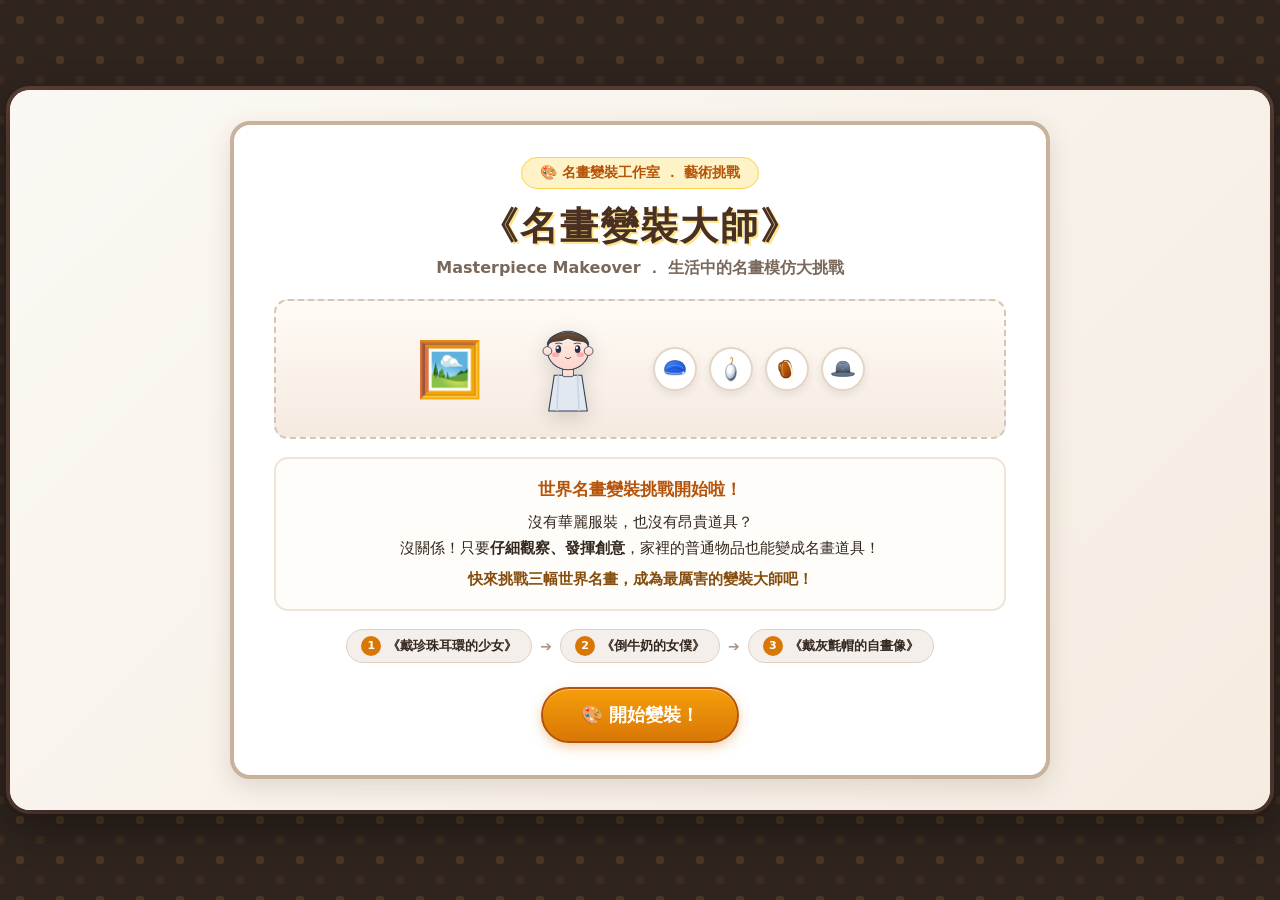
<file: masterpiece-makeover/index.html>
<!DOCTYPE html>
<html lang="zh-TW">
<head>
  <meta charset="UTF-8">
  <meta name="viewport" content="width=device-width, initial-scale=1.0, maximum-scale=1.0, user-scalable=no">
  <title>《名畫變裝大師》（Masterpiece Makeover）- 互動式藝術教育遊戲</title>
  <meta name="description" content="運用生活常見用品，重新模仿世界名畫人物與構圖的藝術教育互動遊戲。">
  <link rel="icon" type="image/svg+xml" href="assets/props/palette.svg">
  <link rel="stylesheet" href="style.css">
</head>
<body>

  <!-- 主遊戲外框（16:9 比例最適化，自適應縮放） -->
  <div id="game-container">

    <!-- 1. 遊戲開始畫面 -->
    <section id="start-screen" class="view-screen active">
      <div class="start-card">
        <div class="studio-badge">🎨 名畫變裝工作室 ． 藝術挑戰</div>
        <h1 class="game-title">《名畫變裝大師》</h1>
        <div class="game-subtitle">Masterpiece Makeover ． 生活中的名畫模仿大挑戰</div>

        <div class="start-banner-visual">
          <div class="studio-scene-deco">
            <div class="deco-easel">🖼️</div>
            <div class="deco-hero-chibi">
              <img src="assets/characters/chibi_artist_neutral.svg" alt="Q 版小畫家助手" class="start-chibi-img">
            </div>
            <div class="deco-props">
              <span class="bubble-prop bp-1"><img src="assets/props/blue_towel.svg" alt="藍色毛巾"></span>
              <span class="bubble-prop bp-2"><img src="assets/props/pearl_earring.svg" alt="珍珠耳環"></span>
              <span class="bubble-prop bp-3"><img src="assets/props/milk_jug.svg" alt="牛奶壺"></span>
              <span class="bubble-prop bp-4"><img src="assets/props/grey_hat.svg" alt="灰色帽子"></span>
            </div>
          </div>
        </div>

        <div class="start-story-box">
          <p class="story-lead">世界名畫變裝挑戰開始啦！</p>
          <p>沒有華麗服裝，也沒有昂貴道具？<br>
          沒關係！只要<strong>仔細觀察、發揮創意</strong>，家裡的普通物品也能變成名畫道具！</p>
          <p class="story-highlight">快來挑戰三幅世界名畫，成為最厲害的變裝大師吧！</p>
        </div>

        <div class="level-preview-list">
          <div class="preview-item">
            <span class="preview-num">1</span>
            <span class="preview-name">《戴珍珠耳環的少女》</span>
          </div>
          <div class="preview-arrow">➔</div>
          <div class="preview-item">
            <span class="preview-num">2</span>
            <span class="preview-name">《倒牛奶的女僕》</span>
          </div>
          <div class="preview-arrow">➔</div>
          <div class="preview-item">
            <span class="preview-num">3</span>
            <span class="preview-name">《戴灰氈帽的自畫像》</span>
          </div>
        </div>

        <button id="btn-start-game" class="btn-primary btn-large">
          <span>🎨 開始變裝！</span>
        </button>
      </div>
    </section>

    <!-- 2. 關卡主遊玩畫面 -->
    <section id="game-screen" class="view-screen">

      <!-- 頂部資訊 HUD -->
      <header id="game-hud">
        <div class="hud-left">
          <span class="hud-logo">🎨 《名畫變裝大師》</span>
          <span id="hud-level-badge" class="level-pill">第 1／3 關</span>
        </div>
        <div class="hud-center">
          <span id="hud-painting-title" class="painting-pill">第一關：神祕的珍珠少女 ．《戴珍珠耳環的少女》</span>
        </div>
        <div class="hud-right">
          <button id="btn-inspect-painting" class="hud-btn" title="放大觀察名畫細節">
            <span>🔍 放大觀察</span>
          </button>
          <button id="btn-toggle-sound" class="hud-btn sound-btn" title="切換音效">
            <span id="sound-icon">🔊</span>
          </button>
        </div>
      </header>

      <!-- 操作提示橫幅 -->
      <div id="instruction-bar">
        <span class="tip-icon">💡</span>
        <span id="instruction-text">觀察左邊的名畫，把合適的日常道具拖到右邊角色身上，並調整姿勢與構圖吧！</span>
      </div>

      <!-- 中央雙對照主操作區 -->
      <main id="workspace">

        <!-- 左側：世界名畫原作區 -->
        <div class="masterpiece-panel">
          <div class="panel-header">
            <span class="panel-tag">🏛️ 世界名畫原作</span>
            <span id="painting-artist-tag" class="artist-tag">維梅爾 ． 約 1665 年</span>
          </div>

          <div class="painting-frame-wrapper">
            <div class="ornate-gold-frame">
              <div class="frame-inner">
                <img id="painting-img" src="assets/paintings/pearl_girl.jpg" alt="世界名畫原作" class="original-painting">
                <button id="btn-quick-zoom" class="quick-zoom-overlay" title="放大深入觀察">
                  <span>🔍 點擊放大觀察細節</span>
                </button>
              </div>
            </div>
            <div id="painting-caption" class="painting-placard">
              <div class="placard-title" id="placard-title">《戴珍珠耳環的少女》</div>
              <div class="placard-museum" id="placard-museum">荷蘭海牙毛里茨之家博物館館藏</div>
            </div>
          </div>
        </div>

        <!-- 中間分隔指示標記 -->
        <div class="comparison-divider">
          <div class="divider-line"></div>
          <div class="divider-badge">VS 模仿創作</div>
          <div class="divider-line"></div>
        </div>

        <!-- 右側：玩家模仿工作區 -->
        <div class="stage-panel">
          <div class="panel-header">
            <span class="panel-tag">✨ 你的模仿工作區</span>
            <span id="equipped-count-tag" class="status-tag">已搭配 0 個道具</span>
          </div>

          <!-- 模仿舞台畫布容器 -->
          <div class="stage-frame-wrapper">
            <div id="makeover-stage" class="makeover-stage bg-pearl-dark">

              <!-- 背景裝飾層（可隨構圖風格動態切換） -->
              <div id="stage-bg-layer" class="stage-bg-layer"></div>

              <!-- 角色與道具整體群組（受構圖 X 軸與縮放 Scale 控制） -->
              <div id="character-actor-group" class="character-actor-group">

                <!-- 角色插畫本體層 -->
                <div id="chibi-character-container" class="chibi-character-container">
                  <img id="chibi-base-img" src="assets/characters/pose_pearl_target.svg" alt="變裝角色" class="chibi-body-img">
                </div>

                <!-- 道具裝備槽位層（與角色精準對位） -->
                <div id="slots-overlay" class="slots-overlay">
                  <!-- 頭巾／帽子槽位 -->
                  <div class="prop-slot slot-head" data-slot="head" title="頭頂／帽子槽位">
                    <div class="slot-indicator">頭部</div>
                    <div class="slot-content" id="slot-content-head"></div>
                  </div>
                  <!-- 頭巾後擺／髮飾槽位 -->
                  <div class="prop-slot slot-hair-accent" data-slot="hair-accent" title="頭飾／披巾槽位">
                    <div class="slot-indicator">披巾</div>
                    <div class="slot-content" id="slot-content-hair-accent"></div>
                  </div>
                  <!-- 耳環槽位 -->
                  <div class="prop-slot slot-ear" data-slot="ear" title="耳環槽位">
                    <div class="slot-indicator">耳飾</div>
                    <div class="slot-content" id="slot-content-ear"></div>
                  </div>
                  <!-- 臉部／眼鏡槽位 -->
                  <div class="prop-slot slot-face" data-slot="face" title="面部槽位">
                    <div class="slot-indicator">臉部</div>
                    <div class="slot-content" id="slot-content-face"></div>
                  </div>
                  <!-- 身體／衣服／圍裙槽位 -->
                  <div class="prop-slot slot-body" data-slot="body" title="服裝／圍裙槽位">
                    <div class="slot-indicator">衣服</div>
                    <div class="slot-content" id="slot-content-body"></div>
                  </div>
                  <!-- 頸部／圍巾槽位 -->
                  <div class="prop-slot slot-neck" data-slot="neck" title="圍巾／頸部槽位">
                    <div class="slot-indicator">頸部</div>
                    <div class="slot-content" id="slot-content-neck"></div>
                  </div>
                  <!-- 手部／手持道具槽位 -->
                  <div class="prop-slot slot-hand" data-slot="hand" title="手部／水壺槽位">
                    <div class="slot-indicator">手持</div>
                    <div class="slot-content" id="slot-content-hand"></div>
                  </div>
                </div>

                <!-- 前景道具與桌子層（第 2 關倒牛奶的女僕專用麵包桌） -->
                <div id="stage-foreground-table" class="stage-foreground-table" style="display: none;">
                  <div class="rustic-table">
                    <div class="table-surface"></div>
                    <div class="prop-slot slot-table" data-slot="table" title="桌上前台槽位">
                      <div class="slot-indicator">桌上</div>
                      <div class="slot-content" id="slot-content-table"></div>
                    </div>
                  </div>
                </div>

              </div>

              <!-- 拖曳中的視覺回饋浮層 -->
              <div id="drag-ghost" class="drag-ghost" style="display: none;"></div>

            </div>
          </div>
        </div>

      </main>

      <!-- 底部控制抽屜與操作面板 -->
      <footer id="bottom-dock">

        <!-- 標籤頁切換按鈕列 -->
        <div class="dock-tabs">
          <button class="dock-tab active" data-tab="props">
            <span>🧺 生活道具欄</span>
          </button>
          <button class="dock-tab" data-tab="pose">
            <span>🧍 姿勢調整</span>
          </button>
          <button class="dock-tab" data-tab="composition">
            <span>📐 構圖調整</span>
          </button>
        </div>

        <!-- 標籤頁 1：日常道具欄 -->
        <div id="tab-props" class="tab-panel active">
          <div class="shelf-instruction">
            <span>可拖曳道具至角色身上，或點擊道具卡片再點擊槽位放置。點擊已裝備的道具可卸下！</span>
          </div>
          <div id="props-shelf" class="props-shelf-container">
            <!-- 道具卡片由 JS 動態生成 -->
          </div>
        </div>

        <!-- 標籤頁 2：姿勢調整 -->
        <div id="tab-pose" class="tab-panel">
          <div class="pose-controls-grid">
            <div class="control-box">
              <div class="control-title">👤 人物身體與面向</div>
              <div id="pose-buttons" class="option-button-group">
                <!-- 姿勢按鈕由 JS 根據關卡生成 -->
              </div>
            </div>
            <div class="control-box">
              <div class="control-title">👀 眼神與表情</div>
              <div id="expression-buttons" class="option-button-group">
                <!-- 表情按鈕由 JS 根據關卡生成 -->
              </div>
            </div>
          </div>
        </div>

        <!-- 標籤頁 3：構圖調整 -->
        <div id="tab-composition" class="tab-panel">
          <div class="comp-controls-grid">
            <!-- 人物左右位置調整 -->
            <div class="comp-control-group">
              <div class="slider-info">
                <span class="slider-label">↔️ 人物左右位置：</span>
                <span id="pos-x-val" class="slider-badge">置中 (50%)</span>
              </div>
              <div class="slider-row">
                <span class="range-bound">靠左</span>
                <input type="range" id="slider-pos-x" min="20" max="80" step="5" value="50" aria-label="人物左右位置">
                <span class="range-bound">靠右</span>
              </div>
            </div>

            <!-- 人物大小/鏡頭縮放調整 -->
            <div class="comp-control-group">
              <div class="slider-info">
                <span class="slider-label">🔍 人物大小比例：</span>
                <span id="scale-val" class="slider-badge">標準 (100%)</span>
              </div>
              <div class="slider-row">
                <span class="range-bound">全身遠景</span>
                <input type="range" id="slider-scale" min="80" max="120" step="5" value="100" aria-label="人物大小比例">
                <span class="range-bound">特寫半身</span>
              </div>
            </div>

            <!-- 背景風格切換 -->
            <div class="comp-control-group">
              <div class="slider-info">
                <span class="slider-label">🖼️ 背景氛圍：</span>
                <span id="bg-name-val" class="slider-badge">經典名畫背景</span>
              </div>
              <div id="bg-buttons" class="option-button-group">
                <!-- 背景選項按鈕由 JS 依關卡動態生成 -->
              </div>
            </div>
          </div>
        </div>

        <!-- 底部主操作功能按鈕列 -->
        <div class="dock-actions">
          <button id="btn-reset-stage" class="btn-secondary" title="清空已搭配的道具與重設設定">
            <span>🔄 重設本關</span>
          </button>
          <button id="btn-finish-makeover" class="btn-primary btn-finish" title="提交作品並進行藝術相似度評分">
            <span>✨ 完成模仿！</span>
          </button>
        </div>

      </footer>

    </section>

    <!-- 3. 名畫放大深入觀察彈窗 (Modal Inspect) -->
    <div id="modal-inspect" class="modal-overlay">
      <div class="modal-card inspect-card">
        <button id="btn-close-inspect" class="modal-close-btn" title="關閉">✕</button>
        <div class="inspect-header">
          <div class="inspect-tag">🔍 名畫觀察放大鏡</div>
          <h2 id="inspect-painting-title" class="inspect-title">《戴珍珠耳環的少女》細節觀察</h2>
          <div id="inspect-painting-meta" class="inspect-meta">作者：約翰尼斯 ． 維梅爾（Johannes Vermeer）｜ 年份：約 1665 年</div>
        </div>

        <div class="inspect-body">
          <div class="inspect-left">
            <div class="inspect-img-frame">
              <img id="inspect-img" src="assets/paintings/pearl_girl.jpg" alt="名畫放大圖" class="inspect-full-img">
            </div>
          </div>
          <div class="inspect-right">
            <h3 class="inspect-section-title">💡 藝術助理觀察指南</h3>
            <ul class="inspect-guide-list">
              <li>
                <strong>👗 人物服裝與頭飾：</strong>
                <span id="guide-clothes">少女頭上包覆著鮮明的藍色頭巾，後方垂下金黃色的披巾，身穿棕色大衣。</span>
              </li>
              <li>
                <strong>👤 面向與眼神：</strong>
                <span id="guide-pose">身體微微側向，頭部轉向觀眾，眼睛專注地凝視前方，雙唇微張。</span>
              </li>
              <li>
                <strong>✨ 視覺亮點物品：</strong>
                <span id="guide-props">耳朵上有一顆巨大的水滴形珍珠耳環，在深色背景中閃爍微光。</span>
              </li>
              <li>
                <strong>🎨 構圖與色彩：</strong>
                <span id="guide-composition">深色沉靜背景烘托出少女鮮豔的藍黃頭巾與珍珠光澤，人物位於畫面中央偏前。</span>
              </li>
              <li>
                <strong>🧺 生活替代妙方：</strong>
                <span id="guide-life-tip">可以用家裡的「藍色毛巾」摺成頭巾，搭配「黃色布料」垂在腦後，再找一顆「珍珠飾品」掛在耳邊！</span>
              </li>
            </ul>
          </div>
        </div>

        <div class="modal-footer">
          <button id="btn-inspect-got-it" class="btn-primary">
            <span>我知道了，回工作室變裝！ ➔</span>
          </button>
        </div>
      </div>
    </div>

    <!-- 4. 關卡評分與回饋彈窗 (Modal Score) -->
    <div id="modal-score" class="modal-overlay">
      <div class="modal-card score-card">
        <div class="score-header-decor">✨ 🎨 🏆</div>
        <h2 id="score-rank-title" class="score-rank-title">傳說級變裝大師！</h2>
        <div class="score-level-name" id="score-level-name">第一關：神祕的珍珠少女 ． 成果評分</div>

        <!-- 左右並列成果對比 -->
        <div class="score-comparison-row">
          <div class="score-thumb-box">
            <div class="score-thumb-label">🏛️ 原作</div>
            <img id="score-original-thumb" src="assets/paintings/pearl_girl.jpg" alt="原作縮圖" class="score-thumb-img">
          </div>
          <div class="score-vs-badge">VS</div>
          <div class="score-thumb-box">
            <div class="score-thumb-label">✨ 你的模仿作品</div>
            <div id="score-player-preview" class="score-player-preview"></div>
          </div>
        </div>

        <!-- 四大評分項目條列 -->
        <div class="score-breakdown-card">
          <div class="score-item">
            <div class="score-item-header">
              <span class="score-item-name">🧺 道具搭配（滿分 40 分）</span>
              <span id="score-val-props" class="score-item-points">40 分</span>
            </div>
            <div class="score-progress-bar"><div id="bar-props" class="score-fill" style="width: 100%;"></div></div>
          </div>

          <div class="score-item">
            <div class="score-item-header">
              <span class="score-item-name">🧍 姿勢模仿（滿分 30 分）</span>
              <span id="score-val-pose" class="score-item-points">30 分</span>
            </div>
            <div class="score-progress-bar"><div id="bar-pose" class="score-fill" style="width: 100%;"></div></div>
          </div>

          <div class="score-item">
            <div class="score-item-header">
              <span class="score-item-name">📐 構圖還原（滿分 20 分）</span>
              <span id="score-val-comp" class="score-item-points">20 分</span>
            </div>
            <div class="score-progress-bar"><div id="bar-comp" class="score-fill" style="width: 100%;"></div></div>
          </div>

          <div class="score-item">
            <div class="score-item-header">
              <span class="score-item-name">💡 創意運用（滿分 10 分）</span>
              <span id="score-val-creative" class="score-item-points">10 分</span>
            </div>
            <div class="score-progress-bar"><div id="bar-creative" class="score-fill" style="width: 100%;"></div></div>
          </div>

          <div class="score-total-row">
            <span class="total-label">總得分</span>
            <span id="score-total-val" class="total-val">100 分</span>
          </div>
        </div>

        <!-- 具體回饋與教育提示 -->
        <div class="feedback-box">
          <div class="feedback-title">🎯 藝術導師的具體回饋：</div>
          <p id="feedback-detail-text" class="feedback-text">
            頭巾和耳環搭配得非常好！如果人物再微微側身轉向右邊一點，神韻就會跟原畫一模一樣囉！
          </p>
          <div id="education-summary-box" class="education-summary-box">
            💡 <strong>教育亮點：</strong><span id="education-summary-text">學生能觀察到服裝配色、人物角度及背景對整體構圖的影響。</span>
          </div>
        </div>

        <div class="modal-footer score-footer">
          <button id="btn-readjust" class="btn-secondary">
            <span>🔄 再調整一次</span>
          </button>
          <button id="btn-next-level" class="btn-primary">
            <span id="next-level-btn-text">前往下一關 ➔</span>
          </button>
        </div>
      </div>
    </div>

    <!-- 5. 最終成果展畫面 (Exhibition Screen) -->
    <section id="exhibition-screen" class="view-screen">
      <div class="exhibition-wrapper">
        <div class="gallery-ribbon">🏆 國家級藝術成果展</div>
        <h1 class="gallery-title">《名畫變裝成果展！》</h1>
        <p class="gallery-lead">
          恭喜你完成三幅世界名畫挑戰！<br>
          原來生活中的毛巾、帽子、圍裙和水壺，都能成為創作名畫的好幫手！<br>
          仔細觀察、發揮想像，你也能成為名畫變裝大師！
        </p>

        <!-- 三大畫框展覽牆 -->
        <div class="gallery-wall">

          <!-- 作品 1 -->
          <div class="exhibit-frame-card">
            <div class="exhibit-gold-frame">
              <div id="exhibit-work-1" class="exhibit-canvas-preview"></div>
            </div>
            <div class="exhibit-placard">
              <div class="exhibit-title">《戴珍珠耳環的少女》仿作</div>
              <div class="exhibit-score" id="exhibit-score-1">得分：100 分</div>
              <div class="exhibit-grade" id="exhibit-grade-1">傳說級變裝大師</div>
            </div>
          </div>

          <!-- 作品 2 -->
          <div class="exhibit-frame-card">
            <div class="exhibit-gold-frame">
              <div id="exhibit-work-2" class="exhibit-canvas-preview"></div>
            </div>
            <div class="exhibit-placard">
              <div class="exhibit-title">《倒牛奶的女僕》仿作</div>
              <div class="exhibit-score" id="exhibit-score-2">得分：100 分</div>
              <div class="exhibit-grade" id="exhibit-grade-2">傳說級變裝大師</div>
            </div>
          </div>

          <!-- 作品 3 -->
          <div class="exhibit-frame-card">
            <div class="exhibit-gold-frame">
              <div id="exhibit-work-3" class="exhibit-canvas-preview"></div>
            </div>
            <div class="exhibit-placard">
              <div class="exhibit-title">《戴灰氈帽的自畫像》仿作</div>
              <div class="exhibit-score" id="exhibit-score-3">得分：100 分</div>
              <div class="exhibit-grade" id="exhibit-grade-3">傳說級變裝大師</div>
            </div>
          </div>

        </div>

        <!-- 總榮譽面板 -->
        <div class="grand-honor-banner">
          <div class="honor-title">🎓 策展總評分</div>
          <div class="honor-score" id="exhibit-total-score">總得分：300／300 分</div>
          <div class="honor-badge" id="exhibit-grand-title">🌟 羅浮宮特聘 ． 傳說級名畫變裝大師 🌟</div>
        </div>

        <!-- 成果展動作按鈕 -->
        <div class="exhibition-actions">
          <button id="btn-download-certificate" class="btn-primary btn-large">
            <span>📸 下載我的作品展（PNG 圖卡）</span>
          </button>
          <button id="btn-replay-game" class="btn-secondary">
            <span>🔄 重新挑戰</span>
          </button>
          <button id="btn-back-home" class="btn-secondary">
            <span>🏠 返回首頁</span>
          </button>
        </div>

      </div>
    </section>

  </div>

  <!-- 用於本機產生 1920x1080 作品紀念海報的隱藏 Canvas -->
  <canvas id="export-canvas" width="1920" height="1080" style="display: none;"></canvas>

  <script src="game.js"></script>
</body>
</html>
</file>
<file: style.css>
/* ==========================================================================
   《生理時鐘大冒險》（Chronotype Adventure）
   視覺樣式表：日系可愛 2D 卡通溫暖風格、16:9 自適應響應式介面
   ========================================================================== */

/* -------------------------------------------------------------
   1. 全域變數與重設（CSS Variables & Reset）
   ------------------------------------------------------------- */
:root {
  /* 白天主色系 */
  --c-cream-yellow: #FFE7A0;
  --c-peach-orange: #FFB87A;
  --c-sky-blue: #BDE7FF;
  --c-grass-green: #B8DDA3;

  /* 夜晚主色系 */
  --c-lavender: #C7B8F3;
  --c-deep-blue: #52669B;
  --c-moonlight-yellow: #FFF0B5;
  --c-light-purple: #EAE2FF;

  /* 輔助與文字色 */
  --c-rice-white: #FFF9EF;
  --c-caramel-brown: #7B5B47;
  --c-soft-pink: #F9C6D3;
  --c-text-dark: #2D241E;
  --c-text-muted: #5C524B;
  --c-text-gold: #92400E;
  --c-card-bg: #FFFFFF;

  /* 功能反饋色 */
  --c-success: #10B981;
  --c-warning: #F59E0B;
  --c-danger: #EF4444;

  /* 圓角與陰影 */
  --radius-sm: 8px;
  --radius-md: 14px;
  --radius-lg: 20px;
  --radius-pill: 9999px;

  --shadow-sm: 0 2px 6px rgba(123, 91, 71, 0.08);
  --shadow-md: 0 6px 16px rgba(123, 91, 71, 0.12);
  --shadow-lg: 0 12px 30px rgba(123, 91, 71, 0.16);
  --shadow-glow: 0 0 14px rgba(255, 184, 122, 0.6);

  --trans-fast: 0.18s ease;
  --trans-normal: 0.28s cubic-bezier(0.34, 1.56, 0.64, 1);
}

*, *::before, *::after {
  box-sizing: border-box;
  margin: 0;
  padding: 0;
  -webkit-tap-highlight-color: transparent;
}

html, body {
  width: 100%;
  height: 100%;
  font-family: -apple-system, BlinkMacSystemFont, "Segoe UI", Roboto, "Helvetica Neue",
    "PingFang TC", "Noto Sans TC", "Microsoft JhengHei", sans-serif;
  color: var(--c-text-dark);
  background: linear-gradient(135deg, #FFF5E4 0%, #FFE9D1 50%, #E8E5FF 100%);
  overflow-x: hidden;
  user-select: none;
  -webkit-user-select: none;
}

/* -------------------------------------------------------------
   2. 主容器（16:9 最佳化自適應）
   ------------------------------------------------------------- */
#game-container {
  width: 100%;
  max-width: 1200px;
  min-height: 100vh;
  margin: 0 auto;
  display: flex;
  flex-direction: column;
  position: relative;
  background: var(--c-rice-white);
  box-shadow: 0 0 40px rgba(123, 91, 71, 0.12);
}

@media (min-width: 1201px) {
  #game-container {
    min-height: 760px;
    height: 100vh;
    max-height: 820px;
    border-radius: var(--radius-lg);
    margin: auto;
    overflow: hidden;
  }
}

/* -------------------------------------------------------------
   3. 頂部 HUD 資訊列
   ------------------------------------------------------------- */
#top-hud {
  display: flex;
  align-items: center;
  justify-content: space-between;
  padding: 10px 18px;
  background: rgba(255, 255, 255, 0.94);
  backdrop-filter: blur(8px);
  border-bottom: 2px solid #F1E5D8;
  z-index: 100;
  gap: 12px;
}

.hud-left, .hud-center, .hud-right {
  display: flex;
  align-items: center;
  gap: 10px;
}

.hud-chip {
  display: inline-flex;
  align-items: center;
  gap: 6px;
  padding: 6px 14px;
  background: #FFFDF9;
  border: 1.5px solid #EADBCC;
  border-radius: var(--radius-pill);
  font-size: 0.9rem;
  font-weight: 600;
  box-shadow: var(--shadow-sm);
}

.character-chip .mini-avatar {
  width: 26px;
  height: 26px;
  object-fit: contain;
}

.hud-title-text {
  color: var(--c-caramel-brown);
}

.stat-chip {
  background: #FFF9ED;
  border-color: #F8D7A6;
}

.energy-mini-track {
  width: 65px;
  height: 10px;
  background: #F0E6D8;
  border-radius: var(--radius-pill);
  overflow: hidden;
  position: relative;
}

.energy-mini-fill {
  height: 100%;
  width: 50%;
  background: linear-gradient(90deg, #F59E0B, #10B981);
  border-radius: var(--radius-pill);
  transition: width 0.4s ease;
}

.stat-status-badge {
  font-size: 0.75rem;
  padding: 2px 7px;
  border-radius: var(--radius-pill);
  font-weight: 700;
}

.status-good {
  background: #D1FAE5;
  color: #065F46;
}

.status-warn {
  background: #FEF3C7;
  color: #92400E;
}

.hud-icon-btn {
  background: #FFFFFF;
  border: 1.5px solid #EADBCC;
  border-radius: var(--radius-pill);
  padding: 6px 12px;
  font-size: 0.95rem;
  font-weight: 600;
  cursor: pointer;
  display: inline-flex;
  align-items: center;
  gap: 4px;
  box-shadow: var(--shadow-sm);
  transition: all var(--trans-fast);
}

.hud-icon-btn:hover {
  background: #FFF5E8;
  transform: translateY(-1px);
  border-color: var(--c-peach-orange);
}

.hud-icon-btn:active {
  transform: translateY(1px);
}

/* 浮動提示 Toast */
#toast-toast {
  position: absolute;
  top: 65px;
  left: 50%;
  transform: translateX(-50%) translateY(0);
  background: #2D241E;
  color: #FFFFFF;
  padding: 9px 20px;
  border-radius: var(--radius-pill);
  font-size: 0.92rem;
  font-weight: 600;
  display: flex;
  align-items: center;
  gap: 8px;
  box-shadow: var(--shadow-md);
  z-index: 999;
  transition: all 0.3s cubic-bezier(0.34, 1.56, 0.64, 1);
  pointer-events: none;
}

#toast-toast.toast-hidden {
  opacity: 0;
  transform: translateX(-50%) translateY(-15px);
  visibility: hidden;
}

/* -------------------------------------------------------------
   4. 畫面切換與核心視窗
   ------------------------------------------------------------- */
#game-main {
  flex: 1;
  position: relative;
  overflow-y: auto;
  overflow-x: hidden;
}

.game-screen {
  display: none;
  width: 100%;
  height: 100%;
  padding: 16px 20px;
  opacity: 0;
  transform: scale(0.98);
  transition: opacity 0.3s ease, transform 0.3s ease;
}

.game-screen.active {
  display: flex;
  flex-direction: column;
  opacity: 1;
  transform: scale(1);
}

/* -------------------------------------------------------------
   5. 首頁畫面（Start Screen）
   ------------------------------------------------------------- */
#screen-start {
  position: relative;
  align-items: center;
  justify-content: center;
  background: radial-gradient(circle at 30% 30%, #FFF4DE 0%, #F5ECFF 100%);
  overflow: hidden;
}

.start-bg-decor-left, .start-bg-decor-right {
  position: absolute;
  top: 0;
  bottom: 0;
  width: 25%;
  pointer-events: none;
  z-index: 1;
}

.start-bg-decor-left { left: 0; }
.start-bg-decor-right { right: 0; }

.floating-item {
  position: absolute;
  filter: drop-shadow(0 4px 8px rgba(0,0,0,0.06));
  animation: floatDeco 3.5s ease-in-out infinite alternate;
}

.sun-deco { top: 12%; left: 22%; font-size: 3.5rem; }
.cloud-deco.c-1 { top: 28%; left: 35%; font-size: 2.2rem; animation-delay: 0.8s; }
.cloud-deco.c-2 { top: 55%; left: 18%; font-size: 2.8rem; animation-delay: 1.4s; }
.town-deco-day { bottom: 12%; left: 26%; font-size: 3.2rem; }

.moon-deco { top: 14%; right: 22%; font-size: 3.5rem; }
.star-deco.s-1 { top: 32%; right: 38%; font-size: 1.8rem; animation-delay: 0.5s; }
.star-deco.s-2 { top: 48%; right: 18%; font-size: 2rem; animation-delay: 1.1s; }
.star-deco.s-3 { top: 68%; right: 32%; font-size: 1.5rem; animation-delay: 1.7s; }
.town-deco-night { bottom: 12%; right: 24%; font-size: 3.2rem; }

@keyframes floatDeco {
  0% { transform: translateY(0) rotate(0deg); }
  100% { transform: translateY(-10px) rotate(4deg); }
}

.start-card {
  position: relative;
  z-index: 5;
  background: rgba(255, 255, 255, 0.94);
  backdrop-filter: blur(12px);
  padding: 24px 34px;
  border-radius: var(--radius-lg);
  border: 2px solid #F1E5D8;
  box-shadow: var(--shadow-lg);
  text-align: center;
  max-width: 640px;
  width: 90%;
  animation: popIn 0.4s cubic-bezier(0.34, 1.56, 0.64, 1);
}

@keyframes popIn {
  from { opacity: 0; transform: scale(0.92) translateY(20px); }
  to { opacity: 1; transform: scale(1) translateY(0); }
}

.start-badge-tag {
  display: inline-block;
  padding: 4px 14px;
  background: var(--c-moonlight-yellow);
  color: var(--c-text-gold);
  border-radius: var(--radius-pill);
  font-size: 0.85rem;
  font-weight: 700;
  margin-bottom: 8px;
}

.main-game-title {
  font-size: 2.2rem;
  font-weight: 900;
  color: #B45309;
  letter-spacing: 1px;
  text-shadow: 0 2px 4px rgba(245, 158, 11, 0.2);
  margin-bottom: 4px;
}

.game-subtitle {
  font-size: 1.05rem;
  font-weight: 700;
  color: var(--c-caramel-brown);
  margin-bottom: 14px;
}

.start-hero-image {
  margin: 10px auto;
  max-width: 320px;
}

.hero-trio-img {
  width: 100%;
  height: auto;
  display: block;
}

.start-story-box {
  background: #FFFDF9;
  border: 1.5px solid #F5E8DC;
  border-radius: var(--radius-md);
  padding: 12px 16px;
  margin: 12px 0 18px;
}

.story-lead {
  font-size: 0.98rem;
  line-height: 1.6;
  color: var(--c-text-dark);
}

.story-hint-badge {
  margin-top: 8px;
  font-size: 0.84rem;
  font-weight: 600;
  color: #047857;
  background: #ECFDF5;
  padding: 5px 12px;
  border-radius: var(--radius-pill);
  display: inline-block;
}

.btn-primary-large {
  background: linear-gradient(135deg, #FF9F43 0%, #FF5252 100%);
  color: #FFFFFF;
  border: none;
  border-radius: var(--radius-pill);
  padding: 12px 36px;
  font-size: 1.25rem;
  font-weight: 800;
  cursor: pointer;
  box-shadow: 0 6px 20px rgba(255, 82, 82, 0.35);
  transition: all var(--trans-normal);
}

.btn-primary-large:hover {
  transform: translateY(-2px) scale(1.03);
  box-shadow: 0 10px 26px rgba(255, 82, 82, 0.45);
}

.btn-primary-large:active {
  transform: translateY(1px) scale(0.98);
}

/* -------------------------------------------------------------
   6. 關卡引言卡（Level Intro Card）
   ------------------------------------------------------------- */
.level-intro-card {
  display: flex;
  align-items: center;
  background: #FFFFFF;
  border: 1.5px solid #F0E4D7;
  border-radius: var(--radius-md);
  padding: 10px 18px;
  box-shadow: var(--shadow-sm);
  margin-bottom: 14px;
  gap: 14px;
}

.intro-avatar-box {
  flex-shrink: 0;
  width: 60px;
  height: 60px;
  background: #FFF7EC;
  border-radius: var(--radius-pill);
  border: 2px solid #F8D7A6;
  display: flex;
  align-items: center;
  justify-content: center;
}

.intro-char-img {
  width: 52px;
  height: 52px;
  object-fit: contain;
}

.intro-content {
  flex: 1;
}

.intro-meta {
  display: flex;
  align-items: center;
  gap: 8px;
  margin-bottom: 3px;
}

.badge-type {
  font-size: 0.8rem;
  font-weight: 700;
  padding: 2px 8px;
  background: #FEF3C7;
  color: #92400E;
  border-radius: var(--radius-pill);
}

.badge-type.night-badge {
  background: #EDE9FE;
  color: #5B21B6;
}

.intro-title {
  font-size: 1.05rem;
  font-weight: 800;
  color: var(--c-caramel-brown);
}

.intro-story-text {
  font-size: 0.9rem;
  line-height: 1.45;
  color: var(--c-text-muted);
}

.intro-hint-tip {
  font-size: 0.82rem;
  font-weight: 700;
  color: #047857;
  background: #ECFDF5;
  padding: 5px 12px;
  border-radius: var(--radius-pill);
  white-space: nowrap;
}

/* -------------------------------------------------------------
   7. 第一、二關互動排程區（Interactive Workspace）
   ------------------------------------------------------------- */
.interactive-workspace {
  display: grid;
  grid-template-columns: 290px 1fr;
  gap: 16px;
  align-items: start;
}

/* 左側：活動卡片托盤 */
.cards-tray-panel {
  background: #FFFFFF;
  border: 2px solid #EADBCC;
  border-radius: var(--radius-md);
  padding: 14px;
  box-shadow: var(--shadow-sm);
}

.panel-header {
  display: flex;
  align-items: center;
  justify-content: space-between;
  margin-bottom: 6px;
}

.panel-title {
  font-size: 1rem;
  font-weight: 800;
  color: var(--c-caramel-brown);
  flex: 1;
  margin-left: 6px;
}

.tray-counter, .schedule-status-tag {
  font-size: 0.8rem;
  font-weight: 700;
  padding: 2px 8px;
  background: #F4EBE1;
  border-radius: var(--radius-pill);
  color: var(--c-caramel-brown);
}

.tray-subtext {
  font-size: 0.8rem;
  color: var(--c-text-muted);
  margin-bottom: 10px;
}

.cards-pool {
  display: flex;
  flex-direction: column;
  gap: 8px;
  min-height: 280px;
}

/* 活動卡片（可拖曳、可點擊） */
.activity-card {
  display: flex;
  align-items: center;
  gap: 10px;
  padding: 9px 14px;
  background: #FFFDF9;
  border: 2px solid #E5D5C5;
  border-radius: var(--radius-md);
  cursor: grab;
  box-shadow: var(--shadow-sm);
  transition: all var(--trans-fast);
  position: relative;
}

.activity-card:hover {
  transform: translateY(-2px);
  border-color: var(--c-peach-orange);
  box-shadow: var(--shadow-md);
}

.activity-card.selected {
  border-color: #F59E0B;
  background: #FEF3C7;
  box-shadow: 0 0 0 3px rgba(245, 158, 11, 0.4);
  transform: scale(1.02);
}

.activity-card.dragging {
  opacity: 0.4;
  transform: scale(0.95);
}

.card-icon-box {
  font-size: 1.4rem;
  width: 32px;
  height: 32px;
  display: flex;
  align-items: center;
  justify-content: center;
  background: #FFF6EC;
  border-radius: var(--radius-sm);
}

.card-title {
  font-size: 0.95rem;
  font-weight: 700;
  color: var(--c-text-dark);
  flex: 1;
}

.card-drag-handle {
  font-size: 0.8rem;
  color: #B5A89C;
}

/* 右側：生活計畫板 */
.schedule-board-panel {
  background: #FFFFFF;
  border: 2px solid #EADBCC;
  border-radius: var(--radius-md);
  padding: 14px 16px;
  box-shadow: var(--shadow-sm);
}

.time-slots-container {
  display: grid;
  grid-template-columns: repeat(2, 1fr);
  gap: 10px;
  margin: 12px 0 16px;
}

/* 時間槽位卡片 */
.time-slot-card {
  display: flex;
  flex-direction: column;
  background: #FAF7F2;
  border: 2px dashed #DCCFBF;
  border-radius: var(--radius-md);
  padding: 8px 10px;
  min-height: 82px;
  transition: all var(--trans-fast);
  position: relative;
}

.time-slot-card.drag-over {
  border-color: #F59E0B;
  background: #FFFBEB;
  border-style: solid;
  transform: scale(1.01);
}

.time-slot-card.has-card {
  border-style: solid;
  border-color: #E2D5C7;
  background: #FFFDFB;
}

.slot-header {
  display: flex;
  align-items: center;
  justify-content: space-between;
  margin-bottom: 5px;
}

.slot-time-badge {
  display: inline-flex;
  align-items: center;
  gap: 4px;
  font-size: 0.86rem;
  font-weight: 800;
  color: var(--c-caramel-brown);
  background: #F1E5D8;
  padding: 2px 8px;
  border-radius: var(--radius-pill);
}

.slot-period-name {
  font-size: 0.78rem;
  font-weight: 600;
  color: var(--c-text-muted);
}

.slot-content-area {
  flex: 1;
  display: flex;
  align-items: center;
  justify-content: center;
  position: relative;
}

.slot-empty-placeholder {
  font-size: 0.82rem;
  color: #A39688;
  font-weight: 600;
  border: 1px dashed transparent;
  padding: 6px;
  border-radius: var(--radius-sm);
}

/* 槽位中已放置的活動 */
.placed-activity-pill {
  width: 100%;
  display: flex;
  align-items: center;
  justify-content: space-between;
  padding: 6px 10px;
  background: #FFF6EC;
  border: 1.5px solid #F5D3B3;
  border-radius: var(--radius-sm);
  box-shadow: var(--shadow-sm);
  animation: snapIn 0.2s cubic-bezier(0.34, 1.56, 0.64, 1);
}

@keyframes snapIn {
  0% { transform: scale(0.9); opacity: 0; }
  100% { transform: scale(1); opacity: 1; }
}

.placed-pill-info {
  display: flex;
  align-items: center;
  gap: 6px;
  font-size: 0.92rem;
  font-weight: 700;
}

.btn-remove-slot {
  background: transparent;
  border: none;
  color: #B5A89C;
  font-size: 0.9rem;
  cursor: pointer;
  padding: 2px 4px;
  border-radius: 4px;
  transition: all var(--trans-fast);
}

.btn-remove-slot:hover {
  color: var(--c-danger);
  background: #FEE2E2;
}

/* 檢查時間表動作列 */
.schedule-actions-bar {
  display: flex;
  align-items: center;
  justify-content: space-between;
  border-top: 1.5px solid #F0E4D7;
  padding-top: 12px;
  margin-top: 6px;
}

.schedule-msg {
  font-size: 0.88rem;
  font-weight: 600;
  color: var(--c-text-muted);
}

.btn-check-main {
  background: linear-gradient(135deg, #10B981 0%, #059669 100%);
  color: #FFFFFF;
  border: none;
  border-radius: var(--radius-pill);
  padding: 10px 24px;
  font-size: 1rem;
  font-weight: 800;
  cursor: pointer;
  box-shadow: 0 4px 12px rgba(16, 185, 129, 0.3);
  transition: all var(--trans-normal);
}

.btn-check-main:hover:not(:disabled) {
  transform: translateY(-2px);
  box-shadow: 0 6px 18px rgba(16, 185, 129, 0.4);
}

.btn-check-main:disabled {
  background: #CBD5E1;
  color: #64748B;
  cursor: not-allowed;
  box-shadow: none;
  opacity: 0.7;
}

/* -------------------------------------------------------------
   8. 第三關：臥室環境與就寢挑戰（Bedroom Challenge）
   ------------------------------------------------------------- */
.bedroom-challenge-wrapper {
  display: flex;
  flex-direction: column;
}

.duo-avatars {
  position: relative;
  width: 70px;
  height: 60px;
  background: transparent;
  border: none;
}

.duo-neko {
  position: absolute;
  left: 0;
  bottom: 0;
  width: 44px;
  height: 44px;
  z-index: 2;
}

.duo-usagi {
  position: absolute;
  right: 0;
  top: 0;
  width: 40px;
  height: 40px;
  z-index: 1;
}

.bedroom-workspace {
  display: grid;
  grid-template-columns: 1fr 1.05fr;
  gap: 16px;
  align-items: start;
}

.bedroom-task-card {
  background: #FFFFFF;
  border: 2px solid #EADBCC;
  border-radius: var(--radius-md);
  padding: 14px 16px;
  box-shadow: var(--shadow-sm);
}

.task-title-bar {
  display: flex;
  align-items: center;
  gap: 8px;
  margin-bottom: 6px;
}

.task-step-badge {
  font-size: 0.78rem;
  font-weight: 800;
  padding: 2px 8px;
  background: #EDE9FE;
  color: #6D28D9;
  border-radius: var(--radius-pill);
}

.task-title-bar h3 {
  font-size: 0.98rem;
  font-weight: 800;
  color: var(--c-caramel-brown);
  flex: 1;
}

.task-status-counter {
  font-size: 0.8rem;
  font-weight: 700;
  color: #047857;
  background: #ECFDF5;
  padding: 2px 8px;
  border-radius: var(--radius-pill);
}

.task-instruction {
  font-size: 0.86rem;
  line-height: 1.45;
  color: var(--c-text-muted);
  margin-bottom: 12px;
}

/* 臥室 3 個互動物件卡片 */
.bedroom-scene-items {
  display: flex;
  flex-direction: column;
  gap: 10px;
}

.bedroom-item-card {
  display: flex;
  align-items: center;
  gap: 12px;
  background: #FFFDF9;
  border: 2px solid #F0E4D7;
  border-radius: var(--radius-md);
  padding: 10px 14px;
  cursor: pointer;
  transition: all var(--trans-fast);
}

.bedroom-item-card:hover {
  border-color: #F59E0B;
  transform: translateY(-2px);
  box-shadow: var(--shadow-md);
}

.bedroom-item-card.is-optimized {
  border-color: #10B981;
  background: #F0FDF4;
}

.item-visual-box {
  width: 55px;
  height: 55px;
  flex-shrink: 0;
  display: flex;
  align-items: center;
  justify-content: center;
  background: #FFFFFF;
  border: 1.5px solid #F0E4D7;
  border-radius: var(--radius-sm);
  padding: 4px;
}

.item-prop-img {
  width: 100%;
  height: 100%;
  object-fit: contain;
}

.item-info {
  flex: 1;
}

.item-name-row {
  display: flex;
  align-items: center;
  justify-content: space-between;
  margin-bottom: 4px;
}

.item-name {
  font-size: 0.95rem;
  font-weight: 700;
  color: var(--c-text-dark);
}

.item-state-badge {
  font-size: 0.74rem;
  font-weight: 700;
  padding: 2px 7px;
  border-radius: var(--radius-pill);
}

.badge-active { background: #FEF2F2; color: #DC2626; }
.badge-warn { background: #FEF3C7; color: #B45309; }
.badge-idle { background: #F1F5F9; color: #475569; }
.badge-done { background: #D1FAE5; color: #047857; }

.item-feedback {
  font-size: 0.8rem;
  color: var(--c-text-muted);
  line-height: 1.35;
  margin-bottom: 6px;
}

.btn-toggle-item {
  background: #FFFFFF;
  border: 1.5px solid #D1D5DB;
  border-radius: var(--radius-pill);
  padding: 3px 10px;
  font-size: 0.78rem;
  font-weight: 700;
  color: var(--c-caramel-brown);
  cursor: pointer;
  transition: all var(--trans-fast);
}

.btn-toggle-item:hover {
  background: #FFF7ED;
  border-color: #F59E0B;
}

/* 任務二：就寢時間選擇 */
.bedtime-options-grid {
  display: grid;
  grid-template-columns: repeat(3, 1fr);
  gap: 8px;
  margin-bottom: 12px;
}

.btn-bedtime-choice {
  display: flex;
  flex-direction: column;
  align-items: center;
  justify-content: center;
  padding: 8px 4px;
  background: #FAF7F2;
  border: 2px solid #E2D5C7;
  border-radius: var(--radius-md);
  cursor: pointer;
  transition: all var(--trans-fast);
}

.btn-bedtime-choice:hover {
  border-color: #F59E0B;
  background: #FFFBEB;
}

.btn-bedtime-choice.active {
  background: #FEF3C7;
  border-color: #F59E0B;
  box-shadow: 0 0 0 3px rgba(245, 158, 11, 0.35);
  transform: scale(1.02);
}

.bt-time {
  font-size: 1.05rem;
  font-weight: 800;
  color: var(--c-text-dark);
}

.bt-hours {
  font-size: 0.74rem;
  font-weight: 600;
  color: var(--c-caramel-brown);
  margin-top: 2px;
}

/* 即時睡眠時數與指南卡 */
.sleep-calculation-card {
  background: #FFFDF9;
  border: 1.5px solid #F1E5D8;
  border-radius: var(--radius-md);
  padding: 12px;
  margin-bottom: 14px;
}

.calc-row {
  display: flex;
  align-items: center;
  justify-content: space-around;
  margin-bottom: 10px;
  font-size: 0.88rem;
}

.text-highlight {
  color: #047857;
  font-size: 1.05rem;
}

.guideline-reminder-box {
  background: #F0FDF4;
  border: 1px solid #BBF7D0;
  border-radius: var(--radius-sm);
  padding: 9px 12px;
}

.guideline-title {
  font-size: 0.82rem;
  font-weight: 700;
  color: #166534;
  margin-bottom: 3px;
}

.guideline-status-text {
  font-size: 0.88rem;
  font-weight: 800;
  color: #047857;
  margin-bottom: 3px;
}

.guideline-status-text.warn {
  color: #B45309;
}

.guideline-subtext {
  font-size: 0.74rem;
  color: #64748B;
}

.bedroom-actions-bar {
  display: flex;
  justify-content: flex-end;
}

/* -------------------------------------------------------------
   9. 結果彈窗（Modal Result）
   ------------------------------------------------------------- */
.modal-backdrop {
  display: none;
  position: absolute;
  top: 0;
  left: 0;
  right: 0;
  bottom: 0;
  background: rgba(45, 36, 30, 0.65);
  backdrop-filter: blur(6px);
  z-index: 500;
  align-items: center;
  justify-content: center;
  padding: 16px;
  opacity: 0;
  transition: opacity 0.3s ease;
}

.modal-backdrop.show {
  display: flex;
  opacity: 1;
}

.modal-card {
  background: #FFFFFF;
  border-radius: var(--radius-lg);
  border: 3px solid #F5E8DC;
  padding: 22px 28px;
  max-width: 520px;
  width: 92%;
  text-align: center;
  box-shadow: var(--shadow-lg);
  position: relative;
  animation: popModal 0.35s cubic-bezier(0.34, 1.56, 0.64, 1);
}

@keyframes popModal {
  from { opacity: 0; transform: scale(0.85); }
  to { opacity: 1; transform: scale(1); }
}

.modal-decor-sparkles {
  font-size: 1.4rem;
  margin-bottom: 4px;
}

.modal-char-expression {
  margin: 0 auto 10px;
  width: 75px;
  height: 75px;
  background: #FFF7EC;
  border: 3px solid #F8D7A6;
  border-radius: var(--radius-pill);
  display: flex;
  align-items: center;
  justify-content: center;
}

.result-avatar-img {
  width: 62px;
  height: 62px;
  object-fit: contain;
}

.modal-title {
  font-size: 1.5rem;
  font-weight: 900;
  color: #B45309;
  margin-bottom: 2px;
}

.modal-subtitle {
  font-size: 0.92rem;
  color: var(--c-text-muted);
  margin-bottom: 12px;
}

.result-score-box {
  background: radial-gradient(circle, #FFFBEB 0%, #FEF3C7 100%);
  border: 2px solid #FDE68A;
  border-radius: var(--radius-md);
  padding: 10px 16px;
  margin-bottom: 12px;
}

.score-label {
  font-size: 0.8rem;
  font-weight: 700;
  color: var(--c-text-gold);
}

.score-number-row {
  display: flex;
  align-items: baseline;
  justify-content: center;
  gap: 4px;
}

.score-digits {
  font-size: 2.8rem;
  font-weight: 900;
  color: #D97706;
  line-height: 1;
}

.score-unit {
  font-size: 1.1rem;
  font-weight: 800;
  color: var(--c-text-gold);
}

.score-tier-badge {
  display: inline-block;
  padding: 3px 12px;
  background: #FFFFFF;
  border: 1.5px solid #F59E0B;
  border-radius: var(--radius-pill);
  font-size: 0.85rem;
  font-weight: 800;
  color: #B45309;
  margin-top: 4px;
}

.result-feedback-card {
  background: #FFFDF9;
  border: 1.5px solid #F0E4D7;
  border-radius: var(--radius-md);
  padding: 10px 14px;
  margin-bottom: 16px;
  text-align: left;
}

.feedback-item {
  display: flex;
  align-items: flex-start;
  gap: 8px;
  font-size: 0.88rem;
  line-height: 1.45;
  margin-bottom: 6px;
}

.feedback-item.positive .fb-text {
  font-weight: 700;
  color: #065F46;
}

.feedback-item.advice .fb-text {
  color: var(--c-text-dark);
}

.feedback-disclaimer {
  font-size: 0.74rem;
  color: #64748B;
  background: #F1F5F9;
  padding: 4px 8px;
  border-radius: 4px;
  margin-top: 6px;
}

.modal-actions-row {
  display: flex;
  align-items: center;
  justify-content: center;
  gap: 14px;
}

.btn-secondary {
  background: #FFFFFF;
  border: 2px solid #CBD5E1;
  border-radius: var(--radius-pill);
  padding: 9px 20px;
  font-size: 0.95rem;
  font-weight: 700;
  color: var(--c-text-dark);
  cursor: pointer;
  transition: all var(--trans-fast);
}

.btn-secondary:hover {
  background: #F8FAFC;
  border-color: #94A3B8;
}

.btn-primary {
  background: linear-gradient(135deg, #FF9F43 0%, #FF5252 100%);
  color: #FFFFFF;
  border: none;
  border-radius: var(--radius-pill);
  padding: 10px 24px;
  font-size: 1rem;
  font-weight: 800;
  cursor: pointer;
  box-shadow: 0 4px 14px rgba(255, 82, 82, 0.35);
  transition: all var(--trans-normal);
}

.btn-primary:hover {
  transform: translateY(-2px);
  box-shadow: 0 6px 18px rgba(255, 82, 82, 0.45);
}

/* -------------------------------------------------------------
   10. 最終通關畫面（Victory Screen）
   ------------------------------------------------------------- */
#screen-victory {
  position: relative;
  align-items: center;
  justify-content: center;
  background: radial-gradient(circle at center, #FFF8EC 0%, #EDE9FE 100%);
  overflow: hidden;
}

#confetti-canvas {
  position: absolute;
  top: 0;
  left: 0;
  width: 100%;
  height: 100%;
  pointer-events: none;
  z-index: 10;
}

.victory-card {
  position: relative;
  z-index: 20;
  background: rgba(255, 255, 255, 0.95);
  backdrop-filter: blur(12px);
  padding: 24px 34px;
  border-radius: var(--radius-lg);
  border: 3px solid #F5E8DC;
  box-shadow: var(--shadow-lg);
  text-align: center;
  max-width: 660px;
  width: 90%;
  animation: popIn 0.4s ease;
}

.victory-badge-glow {
  margin: 0 auto 6px;
  width: 70px;
  height: 70px;
  animation: floatMedal 2s ease-in-out infinite alternate;
}

@keyframes floatMedal {
  from { transform: translateY(0) scale(1); }
  to { transform: translateY(-6px) scale(1.05); }
}

.victory-medal-icon {
  width: 100%;
  height: 100%;
  object-fit: contain;
  filter: drop-shadow(0 4px 10px rgba(245, 158, 11, 0.4));
}

.victory-title {
  font-size: 2rem;
  font-weight: 900;
  color: #B45309;
  letter-spacing: 1px;
}

.victory-subtitle {
  font-size: 0.95rem;
  font-weight: 700;
  color: var(--c-caramel-brown);
  margin-bottom: 12px;
}

.victory-trio-scene {
  max-width: 330px;
  margin: 6px auto 14px;
}

.victory-trio-img {
  width: 100%;
  height: auto;
}

.scores-summary-grid {
  display: grid;
  grid-template-columns: repeat(3, 1fr);
  gap: 10px;
  margin-bottom: 14px;
}

.summary-col {
  background: #FFFDF9;
  border: 1.5px solid #F0E4D7;
  border-radius: var(--radius-md);
  padding: 8px 6px;
}

.col-head {
  font-size: 0.78rem;
  font-weight: 800;
  color: var(--c-caramel-brown);
}

.col-name {
  font-size: 0.8rem;
  color: var(--c-text-muted);
  margin: 2px 0;
}

.col-score {
  font-size: 1.15rem;
  font-weight: 900;
  color: #D97706;
}

.victory-concept-box {
  background: #FFFBEB;
  border: 1.5px solid #FDE68A;
  border-radius: var(--radius-md);
  padding: 10px 14px;
  margin-bottom: 18px;
}

.victory-concept-box p {
  font-size: 0.94rem;
  line-height: 1.55;
  color: var(--c-text-dark);
}

.victory-actions-row {
  display: flex;
  align-items: center;
  justify-content: center;
  gap: 14px;
}

/* -------------------------------------------------------------
   11. 響應式適配（Mobile & Tablet）
   ------------------------------------------------------------- */
@media (max-width: 860px) {
  .interactive-workspace {
    grid-template-columns: 1fr;
    gap: 12px;
  }

  .bedroom-workspace {
    grid-template-columns: 1fr;
    gap: 12px;
  }

  .time-slots-container {
    grid-template-columns: 1fr;
  }

  .cards-pool {
    min-height: auto;
    display: grid;
    grid-template-columns: repeat(2, 1fr);
  }

  .main-game-title {
    font-size: 1.7rem;
  }

  .start-card, .victory-card {
    padding: 18px 20px;
  }

  .start-bg-decor-left, .start-bg-decor-right {
    display: none;
  }

  .scores-summary-grid {
    grid-template-columns: 1fr;
    gap: 6px;
  }
}
</file>
<file: birthday-cake-manager/style.css>
/* ==========================================================================
   《生日蛋糕小店長》（Birthday Cake Shop Manager）視覺樣式表
   設計風格：日系 Q 版溫暖卡通烘焙坊風格
   主要配色：奶油白 (#FFF8EF)、草莓粉 (#F6A9B8 / #FF6584)、焦糖棕 (#8B5E4A)、
             淡鵝黃 (#FFE6A7)、薄荷綠 (#C7E9D0 / #4CAF50)
   ========================================================================== */

:root {
  --color-cream-bg: #FFF8EF;
  --color-cream-card: #FFFFFF;
  --color-pink-primary: #FF6584;
  --color-pink-soft: #F6A9B8;
  --color-pink-light: #FFEBF0;
  --color-caramel-deep: #5D4037;
  --color-caramel-mid: #8B5E4A;
  --color-caramel-light: #D7CCC8;
  --color-yellow-custard: #FFE6A7;
  --color-yellow-bright: #FFCA28;
  --color-mint-soft: #C7E9D0;
  --color-mint-dark: #2E7D32;
  --color-danger: #E53935;
  --color-text-main: #3E2723;
  --color-text-muted: #6D4C41;
  --color-shadow: rgba(93, 64, 55, 0.12);
  --color-shadow-hover: rgba(255, 101, 132, 0.25);

  --font-family-base: -apple-system, BlinkMacSystemFont, "Segoe UI", "Nunito",
    "PingFang TC", "Microsoft JhengHei", "微軟正黑體", sans-serif;
  --radius-sm: 8px;
  --radius-md: 14px;
  --radius-lg: 20px;
  --radius-full: 9999px;
  --transition-fast: 0.2s ease;
  --transition-normal: 0.3s cubic-bezier(0.25, 0.8, 0.25, 1);
}

/* 基礎重設 */
*, *::before, *::after {
  box-sizing: border-box;
  margin: 0;
  padding: 0;
  -webkit-tap-highlight-color: transparent;
}

body {
  font-family: var(--font-family-base);
  background-color: #F7EFE5;
  background-image: 
    radial-gradient(#F0DFCE 15%, transparent 16%),
    radial-gradient(#F0DFCE 15%, transparent 16%);
  background-size: 40px 40px;
  background-position: 0 0, 20px 20px;
  color: var(--color-text-main);
  line-height: 1.6;
  min-height: 100vh;
  display: flex;
  justify-content: center;
  align-items: center;
  padding: 12px;
  overflow-x: hidden;
}

/* 主遊戲外框 */
#game-app {
  width: 100%;
  max-width: 1280px;
  min-height: 720px;
  background: var(--color-cream-bg);
  border-radius: var(--radius-lg);
  box-shadow: 0 12px 36px rgba(93, 64, 55, 0.18), 0 2px 8px rgba(93, 64, 55, 0.08);
  border: 4px solid #F0DECB;
  display: flex;
  flex-direction: column;
  position: relative;
  overflow: hidden;
}

/* ==========================================================================
   頂部導航 HUD 資訊列
   ========================================================================== */
#game-hud {
  display: flex;
  justify-content: space-between;
  align-items: center;
  background: #FFFDF9;
  border-bottom: 2px solid #EEDCC8;
  padding: 10px 24px;
  z-index: 10;
}

.hud-left {
  display: flex;
  align-items: center;
  gap: 12px;
}

.hud-logo {
  font-size: 1.25rem;
  font-weight: 900;
  color: var(--color-pink-primary);
  letter-spacing: 0.5px;
}

.level-pill {
  background: var(--color-pink-light);
  color: var(--color-pink-primary);
  font-size: 0.85rem;
  font-weight: 800;
  padding: 4px 12px;
  border-radius: var(--radius-full);
  border: 1.5px solid var(--color-pink-soft);
}

.star-progress-container {
  display: flex;
  align-items: center;
  gap: 10px;
  background: #FFF3E0;
  padding: 4px 16px;
  border-radius: var(--radius-full);
  border: 1.5px dashed #FFB74D;
}

.star-slot {
  width: 32px;
  height: 32px;
  display: flex;
  align-items: center;
  justify-content: center;
  transition: transform var(--transition-normal);
}

.star-slot.filled {
  animation: starPop 0.5s cubic-bezier(0.175, 0.885, 0.32, 1.275);
}

.star-icon {
  width: 100%;
  height: 100%;
  display: block;
}

.hud-right {
  display: flex;
  align-items: center;
  gap: 10px;
}

.hud-btn {
  background: #FFFFFF;
  border: 2px solid #D7CCC8;
  color: var(--color-caramel-deep);
  font-size: 0.9rem;
  font-weight: 700;
  padding: 6px 14px;
  border-radius: var(--radius-full);
  cursor: pointer;
  display: inline-flex;
  align-items: center;
  gap: 6px;
  transition: all var(--transition-fast);
  box-shadow: 0 2px 4px var(--color-shadow);
}

.hud-btn:hover {
  background: var(--color-pink-light);
  border-color: var(--color-pink-soft);
  color: var(--color-pink-primary);
  transform: translateY(-1px);
}

.hud-btn:active {
  transform: translateY(1px);
}

.sound-btn {
  padding: 6px 10px;
  font-size: 1.1rem;
}

/* ==========================================================================
   視圖切換機制
   ========================================================================== */
.view-screen {
  display: none;
  flex: 1;
  width: 100%;
  opacity: 0;
  transition: opacity 0.3s ease;
}

.view-screen.active {
  display: flex;
  flex-direction: column;
  opacity: 1;
}

/* ==========================================================================
   1. 遊戲開始畫面 (#start-screen)
   ========================================================================== */
#start-screen {
  justify-content: center;
  align-items: center;
  padding: 30px 20px;
  background: radial-gradient(circle at center, #FFFDF8 0%, #FFF5EA 100%);
}

.start-card {
  max-width: 780px;
  width: 100%;
  background: #FFFFFF;
  border-radius: var(--radius-lg);
  border: 3px solid #EEDCC8;
  padding: 36px 32px;
  text-align: center;
  box-shadow: 0 10px 30px rgba(93, 64, 55, 0.12);
  display: flex;
  flex-direction: column;
  align-items: center;
  position: relative;
}

.bakery-banner-flag {
  display: inline-block;
  background: var(--color-yellow-custard);
  color: var(--color-caramel-deep);
  font-weight: 800;
  font-size: 0.95rem;
  padding: 6px 20px;
  border-radius: var(--radius-full);
  border: 2px solid #FFD54F;
  margin-bottom: 12px;
}

.game-main-title {
  font-size: 2.5rem;
  font-weight: 900;
  color: var(--color-pink-primary);
  margin-bottom: 6px;
  text-shadow: 2px 2px 0 #FFF0F3;
  letter-spacing: 1px;
}

.game-subtitle {
  font-size: 1.05rem;
  font-weight: 700;
  color: var(--color-caramel-mid);
  margin-bottom: 24px;
}

.start-hero-visual {
  position: relative;
  margin: 10px 0 20px 0;
}

.hero-character-box {
  width: 140px;
  height: 170px;
  margin: 0 auto;
  filter: drop-shadow(0 6px 12px rgba(93, 64, 55, 0.18));
  animation: floatManager 3s ease-in-out infinite alternate;
}

.start-manager-img {
  width: 100%;
  height: 100%;
  object-fit: contain;
}

.floating-cake-preview {
  margin-top: 10px;
  background: #FFF8E1;
  border: 1.5px solid #FFE082;
  padding: 4px 16px;
  border-radius: var(--radius-full);
  display: inline-flex;
  gap: 8px;
  align-items: center;
  font-size: 0.85rem;
}

.preview-badge {
  background: #FFB300;
  color: #FFFFFF;
  font-weight: 800;
  padding: 2px 8px;
  border-radius: var(--radius-full);
}

.preview-text {
  color: var(--color-caramel-deep);
  font-weight: 700;
}

.start-story-bubble {
  background: #FFFDF8;
  border: 2px dashed #D7CCC8;
  border-radius: var(--radius-md);
  padding: 18px 24px;
  margin: 16px 0 24px 0;
  max-width: 650px;
  text-align: left;
}

.story-lead {
  font-size: 1.15rem;
  font-weight: 900;
  color: var(--color-pink-primary);
  margin-bottom: 8px;
}

.start-story-bubble p {
  color: var(--color-caramel-deep);
  font-size: 1rem;
  line-height: 1.7;
}

.start-level-preview-bar {
  display: flex;
  align-items: center;
  justify-content: center;
  gap: 12px;
  margin-bottom: 28px;
  width: 100%;
  flex-wrap: wrap;
}

.level-tag-step {
  display: flex;
  align-items: center;
  gap: 8px;
  background: #F5EFEB;
  padding: 8px 16px;
  border-radius: var(--radius-full);
  border: 1.5px solid #E0D4C5;
}

.step-num {
  background: var(--color-pink-primary);
  color: #FFFFFF;
  width: 22px;
  height: 22px;
  border-radius: 50%;
  display: inline-flex;
  align-items: center;
  justify-content: center;
  font-size: 0.8rem;
  font-weight: 900;
}

.step-desc {
  font-size: 0.9rem;
  font-weight: 700;
  color: var(--color-caramel-deep);
}

.step-arrow {
  color: #BCAAA4;
  font-weight: 900;
}

/* ==========================================================================
   2. 關卡主遊玩畫面 (#game-screen)
   ========================================================================== */
#game-screen {
  padding: 16px 20px;
}

.workspace-grid {
  display: grid;
  grid-template-columns: 280px 1fr 340px;
  gap: 18px;
  flex: 1;
}

/* --------------------------------------------------------------------------
   左側：顧客需求卡片
   -------------------------------------------------------------------------- */
.customer-order-panel {
  background: #FFFFFF;
  border: 2px solid #EAD8C4;
  border-radius: var(--radius-md);
  padding: 16px;
  display: flex;
  flex-direction: column;
  gap: 12px;
  box-shadow: 0 4px 14px var(--color-shadow);
}

.panel-header-badge {
  background: var(--color-pink-soft);
  color: #FFFFFF;
  font-weight: 800;
  font-size: 0.9rem;
  text-align: center;
  padding: 6px 12px;
  border-radius: var(--radius-full);
  box-shadow: 0 2px 4px rgba(246, 169, 184, 0.4);
}

.customer-profile-card {
  display: flex;
  align-items: center;
  gap: 12px;
  background: #FFFDF9;
  border: 1.5px solid #F0E3D3;
  border-radius: var(--radius-sm);
  padding: 8px 12px;
}

.customer-avatar-box {
  width: 64px;
  height: 76px;
  flex-shrink: 0;
  background: #FFF2F4;
  border-radius: var(--radius-sm);
  display: flex;
  align-items: center;
  justify-content: center;
  overflow: hidden;
  border: 1.5px solid #FFDCE2;
}

.customer-img {
  width: 100%;
  height: 100%;
  object-fit: contain;
}

.customer-meta {
  display: flex;
  flex-direction: column;
}

.customer-role-tag {
  font-size: 0.75rem;
  color: var(--color-pink-primary);
  font-weight: 800;
}

.customer-name {
  font-size: 1.25rem;
  font-weight: 900;
  color: var(--color-caramel-deep);
}

.speech-dialogue-bubble {
  position: relative;
  background: #FFF8E7;
  border: 2px solid #FFE082;
  border-radius: var(--radius-sm);
  padding: 12px 14px;
  font-size: 0.92rem;
  line-height: 1.55;
  color: var(--color-caramel-deep);
  font-weight: 600;
}

.bubble-arrow {
  position: absolute;
  top: -8px;
  left: 28px;
  width: 0;
  height: 0;
  border-left: 8px solid transparent;
  border-right: 8px solid transparent;
  border-bottom: 8px solid #FFE082;
}

.requirements-summary {
  display: flex;
  flex-direction: column;
  gap: 6px;
  background: #FFFDF9;
  border: 1px solid #EEDCC8;
  border-radius: var(--radius-sm);
  padding: 10px 12px;
}

.req-item {
  display: flex;
  justify-content: space-between;
  align-items: center;
  font-size: 0.86rem;
  padding: 3px 0;
  border-bottom: 1px dashed #F0E2D5;
}

.req-item:last-child {
  border-bottom: none;
}

.req-label {
  color: var(--color-caramel-mid);
  font-weight: 700;
}

.req-val {
  color: var(--color-text-main);
  font-weight: 800;
}

.customer-action-bar {
  margin-top: auto;
}

.btn-hint {
  width: 100%;
  background: #FFF9C4;
  border: 2px solid #FBC02D;
  color: #795548;
  font-weight: 800;
  font-size: 0.88rem;
  padding: 8px;
  border-radius: var(--radius-full);
  cursor: pointer;
  transition: all var(--transition-fast);
  display: flex;
  align-items: center;
  justify-content: center;
  gap: 6px;
}

.btn-hint:hover {
  background: #FFF59D;
  transform: translateY(-1px);
}

/* --------------------------------------------------------------------------
   中央：六款蛋糕菜單展示區
   -------------------------------------------------------------------------- */
.menu-selection-panel {
  display: flex;
  flex-direction: column;
  gap: 12px;
  overflow-y: auto;
  max-height: calc(100vh - 120px);
  padding-right: 4px;
}

.menu-panel-heading {
  display: flex;
  justify-content: space-between;
  align-items: baseline;
  border-bottom: 2px solid #EAD8C4;
  padding-bottom: 6px;
}

.menu-title {
  font-size: 1.15rem;
  font-weight: 900;
  color: var(--color-caramel-deep);
}

.menu-sub-tip {
  font-size: 0.82rem;
  color: var(--color-caramel-mid);
  font-weight: 600;
}

.cake-cards-grid {
  display: grid;
  grid-template-columns: repeat(auto-fill, minmax(220px, 1fr));
  gap: 14px;
}

/* 單張蛋糕卡片 */
.cake-card {
  background: #FFFFFF;
  border: 2px solid #EBD9C7;
  border-radius: var(--radius-md);
  padding: 12px;
  display: flex;
  flex-direction: column;
  gap: 8px;
  cursor: pointer;
  transition: all var(--transition-fast);
  position: relative;
  box-shadow: 0 3px 8px var(--color-shadow);
}

.cake-card:hover {
  border-color: var(--color-pink-soft);
  transform: translateY(-3px);
  box-shadow: 0 8px 18px var(--color-shadow-hover);
}

.cake-card.selected {
  border-color: var(--color-pink-primary);
  border-width: 2.5px;
  background: #FFF8FA;
  box-shadow: 0 0 0 3px rgba(255, 101, 132, 0.25), 0 8px 18px rgba(255, 101, 132, 0.2);
}

/* 蛋糕圖片容器 */
.cake-img-wrap {
  width: 100%;
  height: 150px;
  background-color: #FFF8EF;
  border-radius: var(--radius-sm);
  display: flex;
  align-items: center;
  justify-content: center;
  overflow: hidden;
  position: relative;
  border: 1px solid #F2E4D6;
}

.cake-img-wrap img {
  width: 100%;
  height: 100%;
  object-fit: contain;
  transition: transform var(--transition-fast);
  padding: 6px;
}

.cake-card:hover .cake-img-wrap img,
.cake-card.selected .cake-img-wrap img {
  transform: scale(1.05);
}

.zoom-badge {
  position: absolute;
  bottom: 6px;
  right: 6px;
  background: rgba(255, 255, 255, 0.88);
  backdrop-filter: blur(2px);
  color: var(--color-caramel-deep);
  font-size: 0.7rem;
  font-weight: 800;
  padding: 2px 8px;
  border-radius: var(--radius-full);
  border: 1px solid #E0D4C5;
  pointer-events: none;
  opacity: 0.85;
  transition: all var(--transition-fast);
}

.cake-card:hover .zoom-badge {
  opacity: 1;
  background: #FFFFFF;
  color: var(--color-pink-primary);
  border-color: var(--color-pink-soft);
  transform: scale(1.05);
}

/* 圖片未就位時的優雅占位盤（零 Emoji、零 AI 生成，保持純淨） */
.img-placeholder-box {
  width: 100%;
  height: 100%;
  display: flex;
  flex-direction: column;
  align-items: center;
  justify-content: center;
  background: #FFFDF9;
  border: 1.5px dashed #D7CCC8;
  border-radius: var(--radius-sm);
  padding: 8px;
  text-align: center;
}

.plate-drawing {
  width: 50px;
  height: 24px;
  border: 2px solid #BCAAA4;
  border-radius: 50%;
  margin-bottom: 6px;
  position: relative;
}

.plate-drawing::after {
  content: "";
  position: absolute;
  top: 4px;
  left: 6px;
  width: 34px;
  height: 12px;
  border: 1px dashed #D7CCC8;
  border-radius: 50%;
}

.ph-cake-title {
  font-size: 0.95rem;
  font-weight: 900;
  color: var(--color-caramel-deep);
}

.ph-file-name {
  font-size: 0.72rem;
  color: var(--color-pink-primary);
  font-weight: 700;
  margin-top: 2px;
}

.ph-sub-hint {
  font-size: 0.65rem;
  color: #8D6E63;
  margin-top: 2px;
}

/* 蛋糕卡片文字資訊 */
.cake-info-row {
  display: flex;
  justify-content: space-between;
  align-items: baseline;
}

.cake-name-text {
  font-size: 1.05rem;
  font-weight: 900;
  color: var(--color-caramel-deep);
}

.cake-tag-badge {
  font-size: 0.72rem;
  font-weight: 800;
  padding: 2px 8px;
  border-radius: var(--radius-full);
  display: inline-block;
}

.tag-hot {
  background: #FFEBEE;
  color: #D32F2F;
  border: 1px solid #FFCDD2;
}

.tag-season {
  background: #E8F5E9;
  color: #2E7D32;
  border: 1px solid #C8E6C9;
}

.tag-alert {
  background: #FFF3E0;
  color: #E65100;
  border: 1px solid #FFE0B2;
}

.tag-notice {
  background: #EDE7F6;
  color: #512DA8;
  border: 1px solid #D1C4E9;
}

.cake-desc-text {
  font-size: 0.8rem;
  color: var(--color-caramel-mid);
  line-height: 1.45;
  display: -webkit-box;
  -webkit-line-clamp: 2;
  -webkit-box-orient: vertical;
  overflow: hidden;
  min-height: 2.3em;
}

.cake-price-pills {
  display: flex;
  flex-wrap: wrap;
  gap: 4px;
  margin-top: 4px;
}

.price-pill {
  font-size: 0.74rem;
  background: #F5EFEB;
  color: var(--color-caramel-deep);
  font-weight: 700;
  padding: 2px 6px;
  border-radius: var(--radius-sm);
  border: 1px solid #E5D7CA;
}

/* --------------------------------------------------------------------------
   右側：點單收銀台面板
   -------------------------------------------------------------------------- */
.order-cashier-panel {
  display: flex;
  flex-direction: column;
}

.cashier-card {
  background: #FFFFFF;
  border: 2px solid #EAD8C4;
  border-radius: var(--radius-md);
  padding: 16px;
  display: flex;
  flex-direction: column;
  gap: 14px;
  box-shadow: 0 4px 14px var(--color-shadow);
  height: 100%;
}

.cashier-title-bar {
  display: flex;
  justify-content: space-between;
  align-items: center;
  border-bottom: 2px solid #F0E3D3;
  padding-bottom: 8px;
}

.cashier-title {
  font-size: 1.1rem;
  font-weight: 900;
  color: var(--color-caramel-deep);
}

.cashier-status-pill {
  background: var(--color-mint-soft);
  color: var(--color-mint-dark);
  font-size: 0.75rem;
  font-weight: 800;
  padding: 2px 8px;
  border-radius: var(--radius-full);
}

/* 目前選中蛋糕縮圖摘要 */
.selected-cake-summary {
  display: flex;
  align-items: center;
  gap: 10px;
  background: #FFFDF9;
  border: 1.5px solid #F2E4D6;
  border-radius: var(--radius-sm);
  padding: 8px 10px;
}

.summary-thumbnail {
  width: 48px;
  height: 48px;
  background: #FFF8EF;
  border-radius: var(--radius-sm);
  display: flex;
  align-items: center;
  justify-content: center;
  overflow: hidden;
  border: 1px solid #EEDCC8;
  flex-shrink: 0;
}

.summary-thumbnail img {
  width: 100%;
  height: 100%;
  object-fit: contain;
}

.summary-info {
  display: flex;
  flex-direction: column;
}

.summary-label {
  font-size: 0.72rem;
  color: var(--color-caramel-mid);
  font-weight: 700;
}

.summary-cake-name {
  font-size: 1rem;
  font-weight: 900;
  color: var(--color-caramel-deep);
}

.summary-cake-tag {
  font-size: 0.72rem;
  color: var(--color-pink-primary);
  font-weight: 800;
}

/* 設定區塊 */
.config-block {
  display: flex;
  flex-direction: column;
  gap: 6px;
}

.config-label {
  font-size: 0.88rem;
  font-weight: 800;
  color: var(--color-caramel-deep);
  display: flex;
  justify-content: space-between;
  align-items: baseline;
}

.size-hint-text, .qty-hint-text {
  font-size: 0.75rem;
  color: var(--color-caramel-mid);
  font-weight: 600;
}

/* 尺寸選擇按鈕組 */
.size-btn-group {
  display: grid;
  grid-template-columns: repeat(auto-fit, minmax(70px, 1fr));
  gap: 8px;
}

.size-btn {
  background: #FFFDF9;
  border: 2px solid #D7CCC8;
  border-radius: var(--radius-sm);
  padding: 8px 4px;
  cursor: pointer;
  display: flex;
  flex-direction: column;
  align-items: center;
  justify-content: center;
  gap: 2px;
  transition: all var(--transition-fast);
}

.size-btn:hover {
  border-color: var(--color-pink-soft);
  background: #FFF9FA;
}

.size-btn.active {
  border-color: var(--color-pink-primary);
  background: var(--color-pink-light);
  box-shadow: 0 0 0 2px rgba(255, 101, 132, 0.2);
}

.size-name {
  font-size: 0.92rem;
  font-weight: 900;
  color: var(--color-caramel-deep);
}

.size-price {
  font-size: 0.78rem;
  font-weight: 800;
  color: var(--color-pink-primary);
}

.size-servings {
  font-size: 0.68rem;
  color: var(--color-caramel-mid);
  font-weight: 600;
}

/* 數量加減器 */
.quantity-stepper {
  display: flex;
  align-items: center;
  justify-content: space-between;
  background: #FFFDF9;
  border: 2px solid #D7CCC8;
  border-radius: var(--radius-sm);
  padding: 4px;
}

.stepper-btn {
  width: 36px;
  height: 36px;
  background: #FFFFFF;
  border: 1.5px solid #E0D4C5;
  border-radius: var(--radius-sm);
  color: var(--color-caramel-deep);
  font-size: 1.25rem;
  font-weight: 900;
  cursor: pointer;
  display: flex;
  align-items: center;
  justify-content: center;
  transition: all var(--transition-fast);
}

.stepper-btn:hover:not(:disabled) {
  background: var(--color-pink-light);
  border-color: var(--color-pink-soft);
  color: var(--color-pink-primary);
}

.stepper-btn:disabled {
  opacity: 0.4;
  cursor: not-allowed;
}

.stepper-value {
  font-size: 1.15rem;
  font-weight: 900;
  color: var(--color-caramel-deep);
}

/* 取貨方式切換 */
.fulfillment-toggle-group {
  display: grid;
  grid-template-columns: 1fr 1fr;
  gap: 8px;
}

.fulfill-btn {
  background: #FFFDF9;
  border: 2px solid #D7CCC8;
  border-radius: var(--radius-sm);
  padding: 8px;
  cursor: pointer;
  display: flex;
  flex-direction: column;
  align-items: center;
  gap: 2px;
  transition: all var(--transition-fast);
}

.fulfill-btn:hover {
  border-color: var(--color-pink-soft);
}

.fulfill-btn.active {
  border-color: var(--color-pink-primary);
  background: var(--color-pink-light);
}

.f-icon {
  font-size: 1.1rem;
}

.f-text {
  font-size: 0.88rem;
  font-weight: 800;
  color: var(--color-caramel-deep);
}

.f-fee {
  font-size: 0.72rem;
  font-weight: 700;
  color: var(--color-caramel-mid);
}

.condition-note {
  font-size: 0.75rem;
  background: #FFFDE7;
  color: #F57F17;
  padding: 6px 8px;
  border-radius: var(--radius-sm);
  border: 1px solid #FFF59D;
  margin-top: 4px;
}

/* --------------------------------------------------------------------------
   真實感烘焙收據明細紙
   -------------------------------------------------------------------------- */
.receipt-paper {
  background: #FFFDF8;
  border: 1.5px solid #E6D7C3;
  border-radius: 6px 6px 0 0;
  padding: 12px 14px 6px 14px;
  box-shadow: 0 4px 8px rgba(93, 64, 55, 0.08);
  position: relative;
}

.receipt-header {
  text-align: center;
  font-size: 0.85rem;
  font-weight: 900;
  color: var(--color-caramel-deep);
  border-bottom: 1px dashed #BCAAA4;
  padding-bottom: 6px;
  margin-bottom: 8px;
}

.receipt-body {
  display: flex;
  flex-direction: column;
  gap: 4px;
}

.receipt-row {
  display: flex;
  justify-content: space-between;
  align-items: center;
  font-size: 0.84rem;
}

.r-item {
  color: var(--color-caramel-mid);
  font-weight: 700;
}

.r-price {
  color: var(--color-caramel-deep);
  font-weight: 800;
}

.subtotal-row {
  border-top: 1px dashed #E0D4C5;
  padding-top: 4px;
  margin-top: 2px;
}

.shipping-row .r-price {
  color: #1976D2;
}

.receipt-divider {
  height: 2px;
  background: #8D6E63;
  margin: 6px 0;
}

.total-row {
  font-size: 1.05rem;
  font-weight: 900;
}

.r-item-total {
  color: var(--color-caramel-deep);
}

.r-price-total {
  color: var(--color-pink-primary);
  font-size: 1.2rem;
}

.receipt-budget-feedback {
  margin-top: 6px;
  padding: 4px 8px;
  border-radius: var(--radius-sm);
  font-size: 0.78rem;
  font-weight: 800;
  text-align: center;
  display: none;
}

.receipt-budget-feedback.ok {
  display: block;
  background: #E8F5E9;
  color: #2E7D32;
  border: 1px solid #C8E6C9;
}

.receipt-budget-feedback.over {
  display: block;
  background: #FFEBEE;
  color: #C62828;
  border: 1px solid #FFCDD2;
}

/* 收據鋸齒狀底部 */
.receipt-zigzag {
  height: 10px;
  background: radial-gradient(circle, transparent, transparent 50%, #FFFDF8 50%, #FFFDF8 100%);
  background-size: 12px 12px;
  margin: 6px -14px -6px -14px;
  position: relative;
}

/* 點單收銀按鈕群 */
.cashier-actions {
  display: flex;
  flex-direction: column;
  gap: 8px;
  margin-top: 6px;
}

/* ==========================================================================
   通用按鈕樣式
   ========================================================================== */
.btn-primary {
  background: linear-gradient(180deg, #FF7B96 0%, #FF5277 100%);
  color: #FFFFFF;
  border: none;
  font-weight: 900;
  font-size: 1.05rem;
  padding: 12px 24px;
  border-radius: var(--radius-full);
  cursor: pointer;
  box-shadow: 0 4px 12px rgba(255, 82, 119, 0.35), 0 2px 4px rgba(255, 82, 119, 0.2);
  transition: all var(--transition-fast);
  display: inline-flex;
  align-items: center;
  justify-content: center;
  gap: 8px;
  text-align: center;
}

.btn-primary:hover:not(:disabled) {
  background: linear-gradient(180deg, #FF8DA6 0%, #FF6585 100%);
  transform: translateY(-2px);
  box-shadow: 0 6px 16px rgba(255, 82, 119, 0.45);
}

.btn-primary:active:not(:disabled) {
  transform: translateY(1px);
  box-shadow: 0 2px 6px rgba(255, 82, 119, 0.3);
}

.btn-primary:disabled {
  background: #E0D4C5;
  color: #9E9E9E;
  box-shadow: none;
  cursor: not-allowed;
}

.btn-secondary {
  background: #FFFFFF;
  color: var(--color-caramel-deep);
  border: 2px solid #D7CCC8;
  font-weight: 800;
  font-size: 0.95rem;
  padding: 10px 20px;
  border-radius: var(--radius-full);
  cursor: pointer;
  transition: all var(--transition-fast);
  display: inline-flex;
  align-items: center;
  justify-content: center;
  gap: 6px;
}

.btn-secondary:hover {
  background: #F5EFEB;
  border-color: #BCAAA4;
  transform: translateY(-1px);
}

.btn-large {
  font-size: 1.15rem;
  padding: 14px 36px;
}

.btn-block {
  width: 100%;
}

/* ==========================================================================
   3. 最終通關結算畫面 (#victory-screen)
   ========================================================================== */
#victory-screen {
  justify-content: center;
  align-items: center;
  padding: 24px 20px;
  background: radial-gradient(circle at center, #FFFDF8 0%, #FFF3E6 100%);
  overflow-y: auto;
}

.victory-container {
  max-width: 960px;
  width: 100%;
  background: #FFFFFF;
  border: 3px solid #EEDCC8;
  border-radius: var(--radius-lg);
  padding: 32px 28px;
  display: flex;
  flex-direction: column;
  align-items: center;
  text-align: center;
  box-shadow: 0 10px 30px rgba(93, 64, 55, 0.12);
}

.trophy-bounce {
  width: 110px;
  height: 110px;
  margin-bottom: 8px;
  animation: trophyBounce 1.2s ease infinite alternate;
}

.trophy-img {
  width: 100%;
  height: 100%;
  object-fit: contain;
}

.victory-title {
  font-size: 2.3rem;
  font-weight: 900;
  color: var(--color-pink-primary);
  margin-bottom: 4px;
}

.victory-subtitle {
  font-size: 1.05rem;
  font-weight: 800;
  color: var(--color-caramel-mid);
  margin-bottom: 16px;
}

.victory-story-box {
  background: #FFFDF8;
  border: 2px dashed #E0D4C5;
  border-radius: var(--radius-md);
  padding: 16px 24px;
  margin-bottom: 24px;
  max-width: 760px;
}

.story-p {
  font-size: 1rem;
  color: var(--color-caramel-deep);
  line-height: 1.7;
}

.final-receipts-shelf {
  width: 100%;
  background: #FFF8EF;
  border: 2px solid #EEDCC8;
  border-radius: var(--radius-md);
  padding: 20px;
  margin-bottom: 24px;
}

.shelf-title {
  font-size: 1.15rem;
  font-weight: 900;
  color: var(--color-caramel-deep);
  margin-bottom: 16px;
}

.receipt-cards-grid {
  display: grid;
  grid-template-columns: repeat(3, 1fr);
  gap: 16px;
  margin-bottom: 20px;
}

.finished-receipt-card {
  background: #FFFFFF;
  border: 2px solid #E0D4C5;
  border-radius: var(--radius-sm);
  padding: 14px;
  text-align: left;
  display: flex;
  flex-direction: column;
  gap: 8px;
  box-shadow: 0 4px 10px rgba(93, 64, 55, 0.08);
}

.rc-header {
  display: flex;
  justify-content: space-between;
  align-items: center;
  border-bottom: 1.5px dashed #D7CCC8;
  padding-bottom: 6px;
}

.rc-badge {
  background: var(--color-pink-soft);
  color: #FFFFFF;
  font-weight: 800;
  font-size: 0.75rem;
  padding: 2px 8px;
  border-radius: var(--radius-full);
}

.rc-customer {
  font-size: 0.85rem;
  font-weight: 800;
  color: var(--color-caramel-deep);
}

.rc-cake-name {
  font-size: 1rem;
  font-weight: 900;
  color: var(--color-caramel-deep);
}

.rc-detail {
  font-size: 0.82rem;
  color: var(--color-caramel-mid);
  line-height: 1.4;
}

.rc-price {
  font-size: 0.95rem;
  font-weight: 900;
  color: var(--color-pink-primary);
  margin-top: 4px;
}

.rc-footer {
  border-top: 1px dashed #E0D4C5;
  padding-top: 6px;
  font-size: 0.75rem;
  color: var(--color-mint-dark);
  font-weight: 800;
}

.grand-total-banner {
  background: #FFFFFF;
  border: 2.5px solid #FFD54F;
  border-radius: var(--radius-sm);
  padding: 14px 20px;
  display: flex;
  flex-direction: column;
  gap: 4px;
  align-items: center;
}

.gt-left {
  display: flex;
  align-items: baseline;
  gap: 8px;
}

.gt-label {
  font-size: 1.15rem;
  font-weight: 900;
  color: var(--color-caramel-deep);
}

.gt-sum {
  font-size: 1.8rem;
  font-weight: 900;
  color: var(--color-pink-primary);
}

.gt-note {
  font-size: 0.82rem;
  color: var(--color-caramel-mid);
  font-weight: 700;
}

.victory-actions {
  display: flex;
  gap: 16px;
  justify-content: center;
  flex-wrap: wrap;
}

/* ==========================================================================
   彈出視窗（Modal）通用樣式
   ========================================================================== */
.modal-overlay {
  display: none;
  position: fixed;
  top: 0;
  left: 0;
  width: 100vw;
  height: 100vh;
  background: rgba(62, 39, 35, 0.6);
  backdrop-filter: blur(3px);
  z-index: 1000;
  justify-content: center;
  align-items: center;
  padding: 16px;
}

.modal-overlay.active {
  display: flex;
  animation: modalFadeIn 0.25s ease;
}

.modal-dialog {
  background: #FFFFFF;
  border: 3px solid #EEDCC8;
  border-radius: var(--radius-md);
  box-shadow: 0 16px 40px rgba(0, 0, 0, 0.25);
  display: flex;
  flex-direction: column;
  max-height: 90vh;
  width: 100%;
  overflow: hidden;
  position: relative;
}

.modal-sm { max-width: 440px; }
.modal-md { max-width: 540px; }
.modal-lg { max-width: 780px; }
.modal-lightbox-dialog { max-width: 600px; }

.modal-header {
  display: flex;
  justify-content: space-between;
  align-items: center;
  padding: 14px 20px;
  background: #FFFDF9;
  border-bottom: 2px solid #EEDCC8;
}

.modal-title {
  font-size: 1.15rem;
  font-weight: 900;
  color: var(--color-caramel-deep);
}

.modal-close-btn {
  background: transparent;
  border: none;
  font-size: 1.3rem;
  color: #8D6E63;
  cursor: pointer;
  padding: 4px 8px;
  border-radius: var(--radius-sm);
  transition: all var(--transition-fast);
}

.modal-close-btn:hover {
  background: #F5EFEB;
  color: var(--color-pink-primary);
}

.modal-content {
  padding: 20px;
  overflow-y: auto;
}

.scrollable-content {
  max-height: 65vh;
}

.modal-footer {
  padding: 12px 20px;
  background: #FFFDF9;
  border-top: 1.5px solid #EEDCC8;
  display: flex;
  justify-content: flex-end;
  gap: 12px;
}

/* 規則說明表格樣式 */
.rules-section {
  margin-bottom: 20px;
}

.rules-heading {
  font-size: 1.05rem;
  font-weight: 900;
  color: var(--color-pink-primary);
  border-left: 4px solid var(--color-pink-primary);
  padding-left: 8px;
  margin-bottom: 10px;
}

.rules-table-responsive {
  overflow-x: auto;
}

.rules-table {
  width: 100%;
  border-collapse: collapse;
  font-size: 0.85rem;
  text-align: left;
}

.rules-table th {
  background: #FFF3E0;
  color: var(--color-caramel-deep);
  font-weight: 800;
  padding: 8px 10px;
  border: 1px solid #E0D4C5;
}

.rules-table td {
  padding: 8px 10px;
  border: 1px solid #E0D4C5;
  color: var(--color-text-main);
  line-height: 1.5;
}

.rules-table tbody tr:nth-child(even) {
  background: #FFFDF9;
}

.tag-pill {
  display: inline-block;
  font-size: 0.72rem;
  font-weight: 800;
  padding: 2px 6px;
  border-radius: var(--radius-full);
}

.tag-danger {
  background: #FFEBEE;
  color: #C62828;
  border: 1px solid #FFCDD2;
}

.size-guide-cards {
  display: grid;
  grid-template-columns: repeat(3, 1fr);
  gap: 12px;
  margin-bottom: 10px;
}

.sg-card {
  background: #FFF8EF;
  border: 1.5px solid #E0D4C5;
  border-radius: var(--radius-sm);
  padding: 10px;
  text-align: center;
  display: flex;
  flex-direction: column;
  gap: 4px;
}

.sg-size {
  font-size: 1.05rem;
  font-weight: 900;
  color: var(--color-pink-primary);
}

.sg-people {
  font-size: 0.85rem;
  font-weight: 700;
  color: var(--color-caramel-deep);
}

.notes-bullet-box {
  background: #FFFDE7;
  border: 1.5px solid #FFF59D;
  border-radius: var(--radius-sm);
  padding: 12px 16px;
  margin-top: 12px;
}

.notes-bullet-box p {
  color: #E65100;
  font-size: 0.9rem;
  margin-bottom: 6px;
}

.notes-bullet-box ol {
  padding-left: 20px;
  font-size: 0.84rem;
  color: var(--color-caramel-deep);
  line-height: 1.6;
}

/* 提示視窗內容 */
.hint-body {
  display: flex;
  gap: 16px;
  align-items: center;
}

.hint-avatar {
  width: 70px;
  height: 85px;
  flex-shrink: 0;
}

.hint-manager-img {
  width: 100%;
  height: 100%;
  object-fit: contain;
}

.hint-text {
  font-size: 0.95rem;
  font-weight: 700;
  color: var(--color-caramel-deep);
  line-height: 1.6;
}

/* 回饋視窗內容 */
.feedback-layout {
  display: flex;
  gap: 16px;
  align-items: center;
}

.feedback-icon-wrap {
  width: 70px;
  height: 70px;
  flex-shrink: 0;
  display: flex;
  align-items: center;
  justify-content: center;
}

.fb-icon {
  width: 100%;
  height: 100%;
  object-fit: contain;
}

.feedback-message-wrap {
  display: flex;
  flex-direction: column;
  gap: 6px;
}

.feedback-headline {
  font-size: 1.25rem;
  font-weight: 900;
  color: var(--color-caramel-deep);
}

.feedback-explanation {
  font-size: 0.95rem;
  line-height: 1.6;
  color: var(--color-caramel-mid);
}

/* 大圖預覽 */
.lightbox-img-box {
  width: 100%;
  max-height: 350px;
  background: #FFF8EF;
  border-radius: var(--radius-sm);
  display: flex;
  align-items: center;
  justify-content: center;
  overflow: hidden;
  border: 1.5px solid #EEDCC8;
  margin-bottom: 12px;
}

.lightbox-img-box img {
  max-width: 100%;
  max-height: 350px;
  object-fit: contain;
}

.lightbox-desc {
  font-size: 0.9rem;
  color: var(--color-caramel-deep);
  line-height: 1.6;
}

/* ==========================================================================
   動畫效果（CSS Keyframes）
   ========================================================================== */
@keyframes starPop {
  0% { transform: scale(0.3); opacity: 0; }
  60% { transform: scale(1.3); }
  100% { transform: scale(1); opacity: 1; }
}

@keyframes trophyBounce {
  0% { transform: translateY(0); }
  100% { transform: translateY(-8px); }
}

@keyframes floatManager {
  0% { transform: translateY(0); }
  100% { transform: translateY(-6px); }
}

@keyframes modalFadeIn {
  from { opacity: 0; transform: scale(0.96); }
  to { opacity: 1; transform: scale(1); }
}

/* ==========================================================================
   響應式設計（Responsive RWD）
   支援平板、手機與直向螢幕
   ========================================================================== */
@media (max-width: 1080px) {
  .workspace-grid {
    grid-template-columns: 260px 1fr 300px;
    gap: 14px;
  }
}

@media (max-width: 920px) {
  #game-app {
    min-height: auto;
  }

  .workspace-grid {
    grid-template-columns: 1fr;
    display: flex;
    flex-direction: column;
  }

  .menu-selection-panel {
    max-height: none;
    overflow-y: visible;
  }

  .cake-cards-grid {
    grid-template-columns: repeat(2, 1fr);
  }

  .receipt-cards-grid {
    grid-template-columns: 1fr;
  }
}

@media (max-width: 600px) {
  body {
    padding: 4px;
  }

  #game-hud {
    padding: 8px 12px;
  }

  .hud-logo {
    font-size: 1.05rem;
  }

  .level-pill {
    display: none;
  }

  .game-main-title {
    font-size: 1.9rem;
  }

  .cake-cards-grid {
    grid-template-columns: 1fr;
  }

  .size-guide-cards {
    grid-template-columns: 1fr;
  }

  .grand-total-banner {
    flex-direction: column;
    text-align: center;
  }

  .gt-left {
    flex-direction: column;
    gap: 2px;
  }
}
</file>
<file: masterpiece-makeover/style.css>
/* ==========================================================================
   《名畫變裝大師》（Masterpiece Makeover）
   視覺主題：日系 2D Q 版手繪藝術工作室與美術館風格
   色調：米白、奶茶色、暖棕、柔和金黃、木質畫框
   ========================================================================== */

:root {
  --bg-warm-canvas: #FAF6F0;
  --bg-card: #FFFFFF;
  --bg-cream: #F5EFEB;
  --bg-milktea: #E8DCC4;
  --primary: #D97706;
  --primary-hover: #B45309;
  --primary-light: #FEF3C7;
  --secondary: #6B7280;
  --accent-blue: #3B82F6;
  --accent-gold: #F59E0B;
  --text-main: #33271E;
  --text-muted: #79685B;
  --text-light: #FFFFFF;
  --border-frame: #C8B29B;
  --border-gold: #D4AF37;
  --shadow-soft: 0 4px 16px rgba(93, 64, 55, 0.1);
  --shadow-card: 0 8px 24px rgba(93, 64, 55, 0.15);
  --shadow-gold: 0 0 15px rgba(245, 158, 11, 0.35);
  --radius-sm: 8px;
  --radius-md: 14px;
  --radius-lg: 20px;
  --radius-full: 9999px;
  --font-family: 'PingFang TC', 'Microsoft JhengHei', 'Noto Sans TC', system-ui, -apple-system, sans-serif;
}

* {
  box-sizing: border-box;
  margin: 0;
  padding: 0;
  -webkit-tap-highlight-color: transparent;
  user-select: none;
}

body {
  font-family: var(--font-family);
  background-color: #2F241E;
  background-image: 
    radial-gradient(#4A3728 15%, transparent 16%),
    radial-gradient(#3D2D20 15%, transparent 16%);
  background-size: 40px 40px;
  background-position: 0 0, 20px 20px;
  color: var(--text-main);
  min-height: 100vh;
  display: flex;
  justify-content: center;
  align-items: center;
  padding: 10px;
  overflow-x: hidden;
}

/* 主遊戲外框：橫向 16:9 最適化 */
#game-container {
  width: 100%;
  max-width: 1280px;
  min-height: 720px;
  aspect-ratio: 16 / 9;
  background-color: var(--bg-warm-canvas);
  border-radius: var(--radius-lg);
  box-shadow: 0 15px 40px rgba(0, 0, 0, 0.4), 0 0 0 4px #5D4037;
  display: flex;
  flex-direction: column;
  position: relative;
  overflow: hidden;
}

/* 畫面視圖層級 */
.view-screen {
  display: none;
  width: 100%;
  height: 100%;
  position: absolute;
  top: 0;
  left: 0;
  right: 0;
  bottom: 0;
  opacity: 0;
  pointer-events: none;
  transition: opacity 0.35s ease;
  overflow-y: auto;
}

.view-screen.active {
  display: flex;
  opacity: 1;
  pointer-events: auto;
}

/* ==========================================================================
   1. 開始首頁畫面 (Start Screen)
   ========================================================================== */

#start-screen {
  background: linear-gradient(135deg, #FBF8F3 0%, #F5ECE1 100%);
  justify-content: center;
  align-items: center;
  padding: 24px;
}

.start-card {
  max-width: 820px;
  width: 100%;
  background: #FFFFFF;
  border: 4px solid var(--border-frame);
  border-radius: var(--radius-lg);
  padding: 32px 40px;
  text-align: center;
  box-shadow: var(--shadow-card);
  position: relative;
  overflow: hidden;
}

.studio-badge {
  display: inline-block;
  background-color: var(--primary-light);
  color: var(--primary-hover);
  font-weight: 700;
  font-size: 14px;
  padding: 6px 18px;
  border-radius: var(--radius-full);
  margin-bottom: 12px;
  border: 1.5px solid #FCD34D;
}

.game-title {
  font-size: 38px;
  font-weight: 900;
  color: #4A3022;
  letter-spacing: 2px;
  margin-bottom: 6px;
  text-shadow: 2px 2px 0 #FDE68A;
}

.game-subtitle {
  font-size: 16px;
  color: var(--text-muted);
  font-weight: 600;
  margin-bottom: 20px;
}

.start-banner-visual {
  position: relative;
  margin: 16px auto;
  height: 140px;
  background: linear-gradient(to bottom, #FFFBF5, #F5EAE0);
  border-radius: var(--radius-md);
  border: 2px dashed #D7C4B7;
  display: flex;
  align-items: center;
  justify-content: center;
  overflow: hidden;
}

.studio-scene-deco {
  display: flex;
  align-items: center;
  justify-content: center;
  gap: 30px;
  position: relative;
}

.deco-easel {
  font-size: 54px;
  animation: floatEasel 3s ease-in-out infinite alternate;
}

.start-chibi-img {
  width: 110px;
  height: 110px;
  filter: drop-shadow(0 6px 10px rgba(0,0,0,0.15));
  animation: bobbing 2s ease-in-out infinite alternate;
}

.deco-props {
  display: flex;
  gap: 12px;
}

.bubble-prop {
  width: 44px;
  height: 44px;
  border-radius: 50%;
  background: #FFFFFF;
  border: 2px solid #E5D5C5;
  display: flex;
  align-items: center;
  justify-content: center;
  box-shadow: 0 4px 8px rgba(0,0,0,0.08);
  animation: bounceBubble 2.5s ease-in-out infinite alternate;
}

.bubble-prop img {
  width: 28px;
  height: 28px;
}

.bp-1 { animation-delay: 0.1s; }
.bp-2 { animation-delay: 0.3s; }
.bp-3 { animation-delay: 0.5s; }
.bp-4 { animation-delay: 0.7s; }

.start-story-box {
  background-color: #FFFDF9;
  border: 2px solid #EFE4D6;
  border-radius: var(--radius-md);
  padding: 16px 20px;
  margin: 18px 0;
  line-height: 1.7;
  font-size: 15px;
  color: var(--text-main);
}

.story-lead {
  font-weight: 700;
  color: var(--primary-hover);
  font-size: 17px;
  margin-bottom: 6px;
}

.story-highlight {
  font-weight: 700;
  color: #854D0E;
  margin-top: 6px;
}

.level-preview-list {
  display: flex;
  justify-content: center;
  align-items: center;
  gap: 8px;
  margin-bottom: 24px;
  flex-wrap: wrap;
}

.preview-item {
  display: flex;
  align-items: center;
  gap: 6px;
  background: var(--bg-cream);
  padding: 6px 14px;
  border-radius: var(--radius-full);
  border: 1.5px solid #DFD0C0;
  font-size: 13px;
  font-weight: 600;
}

.preview-num {
  width: 20px;
  height: 20px;
  background: var(--primary);
  color: white;
  border-radius: 50%;
  display: flex;
  align-items: center;
  justify-content: center;
  font-size: 11px;
}

.preview-arrow {
  color: #A89587;
  font-size: 14px;
}

/* ==========================================================================
   按鈕樣式 (Buttons)
   ========================================================================== */

button {
  cursor: pointer;
  font-family: inherit;
  border: none;
  outline: none;
  transition: all 0.2s cubic-bezier(0.34, 1.56, 0.64, 1);
}

button:active {
  transform: scale(0.96);
}

.btn-primary {
  background: linear-gradient(180deg, #F59E0B 0%, #D97706 100%);
  color: #FFFFFF;
  font-weight: 700;
  padding: 12px 28px;
  border-radius: var(--radius-full);
  box-shadow: 0 4px 12px rgba(217, 119, 6, 0.35), inset 0 1px 0 rgba(255, 255, 255, 0.4);
  border: 2px solid #B45309;
  display: inline-flex;
  align-items: center;
  justify-content: center;
  gap: 8px;
}

.btn-primary:hover {
  background: linear-gradient(180deg, #FBBF24 0%, #E67E22 100%);
  transform: translateY(-2px);
  box-shadow: 0 6px 16px rgba(217, 119, 6, 0.45);
}

.btn-secondary {
  background: #FFFFFF;
  color: #5D4037;
  font-weight: 700;
  padding: 10px 22px;
  border-radius: var(--radius-full);
  border: 2px solid #D7C4B7;
  box-shadow: 0 2px 8px rgba(0, 0, 0, 0.06);
}

.btn-secondary:hover {
  background: #FDFBF7;
  border-color: #BCAAA4;
  transform: translateY(-1px);
}

.btn-large {
  font-size: 18px;
  padding: 14px 38px;
}

.btn-finish {
  font-size: 16px;
  padding: 12px 28px;
  animation: pulseFinish 2s infinite;
}

@keyframes pulseFinish {
  0%, 100% { box-shadow: 0 4px 12px rgba(217, 119, 6, 0.35); }
  50% { box-shadow: 0 4px 20px rgba(245, 158, 11, 0.7); }
}

/* ==========================================================================
   2. 遊戲工作區主架構 (HUD & Workspace)
   ========================================================================== */

#game-screen {
  flex-direction: column;
  height: 100%;
}

#game-hud {
  height: 52px;
  background: #FFFFFF;
  border-bottom: 2px solid var(--border-frame);
  display: flex;
  align-items: center;
  justify-content: space-between;
  padding: 0 18px;
  box-shadow: 0 2px 6px rgba(0,0,0,0.04);
  flex-shrink: 0;
  z-index: 10;
}

.hud-left, .hud-right {
  display: flex;
  align-items: center;
  gap: 10px;
}

.hud-logo {
  font-weight: 800;
  font-size: 16px;
  color: #4A3022;
}

.level-pill {
  background: #FEF3C7;
  color: #B45309;
  font-weight: 700;
  font-size: 12px;
  padding: 4px 10px;
  border-radius: var(--radius-full);
  border: 1px solid #FCD34D;
}

.painting-pill {
  font-weight: 700;
  font-size: 15px;
  color: #33271E;
  background: #F5EFEB;
  padding: 5px 16px;
  border-radius: var(--radius-full);
  border: 1px solid #E2D5C8;
}

.hud-btn {
  background: #FFFFFF;
  border: 1.5px solid #D7C4B7;
  border-radius: var(--radius-full);
  padding: 6px 14px;
  font-size: 13px;
  font-weight: 600;
  color: #4A3022;
  display: inline-flex;
  align-items: center;
  gap: 4px;
}

.hud-btn:hover {
  background: #FDFBF7;
  border-color: #BCAAA4;
}

.sound-btn {
  padding: 6px 10px;
}

#instruction-bar {
  background: #FEF9C3;
  color: #854D0E;
  font-size: 13px;
  font-weight: 600;
  padding: 6px 16px;
  text-align: center;
  border-bottom: 1px solid #FDE047;
  display: flex;
  align-items: center;
  justify-content: center;
  gap: 6px;
  flex-shrink: 0;
}

/* 中央對照工作區 */
#workspace {
  flex: 1;
  display: flex;
  align-items: stretch;
  padding: 12px 18px 8px 18px;
  gap: 12px;
  overflow: hidden;
  position: relative;
}

.masterpiece-panel, .stage-panel {
  flex: 1;
  background: #FFFFFF;
  border-radius: var(--radius-md);
  border: 2px solid var(--border-frame);
  box-shadow: var(--shadow-soft);
  display: flex;
  flex-direction: column;
  overflow: hidden;
  position: relative;
}

.panel-header {
  height: 38px;
  background: #FAF5F0;
  border-bottom: 1.5px solid var(--border-frame);
  display: flex;
  align-items: center;
  justify-content: space-between;
  padding: 0 14px;
  font-size: 13px;
  font-weight: 700;
  flex-shrink: 0;
}

.panel-tag {
  color: #4A3022;
}

.artist-tag, .status-tag {
  color: var(--text-muted);
  font-size: 12px;
  background: #FFFFFF;
  padding: 2px 8px;
  border-radius: 6px;
  border: 1px solid #E5D5C5;
}

/* 左側：名畫展示框架 */
.painting-frame-wrapper {
  flex: 1;
  display: flex;
  flex-direction: column;
  align-items: center;
  justify-content: center;
  padding: 10px;
  background: #2B231D;
  position: relative;
  overflow: hidden;
}

.ornate-gold-frame {
  max-width: 90%;
  max-height: 82%;
  display: flex;
  align-items: center;
  justify-content: center;
  padding: 8px;
  background: linear-gradient(135deg, #F5D77F 0%, #B8860B 50%, #DAA520 100%);
  border-radius: 8px;
  box-shadow: 0 8px 24px rgba(0,0,0,0.6), inset 0 0 4px rgba(255,255,255,0.8);
  border: 2px solid #8B6508;
}

.frame-inner {
  position: relative;
  border: 3px solid #1C1510;
  border-radius: 4px;
  overflow: hidden;
  display: flex;
  align-items: center;
  justify-content: center;
  background: #000;
}

.original-painting {
  max-width: 100%;
  max-height: 280px;
  object-fit: contain;
  display: block;
}

.quick-zoom-overlay {
  position: absolute;
  bottom: 8px;
  background: rgba(0, 0, 0, 0.75);
  color: #FFFFFF;
  border-radius: var(--radius-full);
  padding: 4px 12px;
  font-size: 11px;
  font-weight: 600;
  backdrop-filter: blur(4px);
  border: 1px solid rgba(255,255,255,0.3);
  transition: opacity 0.2s;
  opacity: 0.9;
}

.quick-zoom-overlay:hover {
  opacity: 1;
  background: rgba(217, 119, 6, 0.9);
}

.painting-placard {
  margin-top: 8px;
  background: #FAF6ED;
  border: 1px solid #D4AF37;
  padding: 4px 14px;
  border-radius: 4px;
  text-align: center;
  box-shadow: 0 2px 6px rgba(0,0,0,0.3);
}

.placard-title {
  font-size: 12px;
  font-weight: 800;
  color: #2F241E;
}

.placard-museum {
  font-size: 10px;
  color: #79685B;
}

/* 中間對比分隔柱 */
.comparison-divider {
  display: flex;
  flex-direction: column;
  align-items: center;
  justify-content: center;
  width: 24px;
  flex-shrink: 0;
}

.divider-line {
  flex: 1;
  width: 2px;
  background: repeating-linear-gradient(to bottom, #D7C4B7, #D7C4B7 6px, transparent 6px, transparent 12px);
}

.divider-badge {
  writing-mode: vertical-rl;
  text-orientation: upright;
  font-size: 10px;
  font-weight: 800;
  background: #FEF3C7;
  color: #B45309;
  padding: 8px 3px;
  border-radius: var(--radius-full);
  border: 1px solid #FCD34D;
  margin: 6px 0;
  letter-spacing: 2px;
}

/* 右側：模仿變裝舞台 */
.stage-frame-wrapper {
  flex: 1;
  position: relative;
  overflow: hidden;
  background: #1A1614;
  display: flex;
  align-items: center;
  justify-content: center;
}

.makeover-stage {
  width: 100%;
  height: 100%;
  position: relative;
  overflow: hidden;
  display: flex;
  align-items: center;
  justify-content: center;
}

/* 舞台動態背景層 */
.stage-bg-layer {
  position: absolute;
  top: 0;
  left: 0;
  right: 0;
  bottom: 0;
  transition: all 0.4s ease;
  z-index: 1;
}

/* 各關背景樣式 */
.bg-pearl-dark {
  background: radial-gradient(circle at 60% 40%, #1E293B 0%, #0F172A 70%, #020617 100%);
}

.bg-pearl-studio {
  background: linear-gradient(135deg, #E2D4C5 0%, #CBB6A4 100%);
}

.bg-milkmaid-room {
  background: linear-gradient(90deg, #E2E8F0 0%, #CBD5E1 35%, #94A3B8 100%);
}

.bg-milkmaid-modern {
  background: linear-gradient(135deg, #FEF08A 0%, #F59E0B 100%);
}

.bg-vangogh-swirl {
  background-color: #1E3A8A;
  background-image: 
    radial-gradient(#3B82F6 15%, transparent 16%),
    radial-gradient(#10B981 15%, transparent 16%);
  background-size: 30px 30px;
  background-position: 0 0, 15px 15px;
}

.bg-vangogh-plain {
  background: linear-gradient(135deg, #64748B 0%, #334155 100%);
}

/* 角色與道具整體群組 */
.character-actor-group {
  position: absolute;
  width: 260px;
  height: 330px;
  bottom: 10px;
  left: 50%;
  transform: translateX(-50%) scale(1);
  transform-origin: bottom center;
  transition: left 0.25s ease, transform 0.25s ease;
  z-index: 2;
}

.chibi-character-container {
  width: 100%;
  height: 100%;
  position: relative;
  display: flex;
  align-items: center;
  justify-content: center;
}

.chibi-body-img {
  width: 100%;
  height: 100%;
  object-fit: contain;
  filter: drop-shadow(0 8px 16px rgba(0,0,0,0.3));
  pointer-events: none;
}

/* 精密道具槽位層 */
.slots-overlay {
  position: absolute;
  top: 0;
  left: 0;
  width: 100%;
  height: 100%;
  pointer-events: none;
}

.prop-slot {
  position: absolute;
  pointer-events: auto;
  border: 2px dashed rgba(255, 255, 255, 0.4);
  border-radius: var(--radius-sm);
  background: rgba(255, 255, 255, 0.08);
  display: flex;
  align-items: center;
  justify-content: center;
  transition: all 0.2s ease;
  cursor: pointer;
}

.prop-slot:hover {
  background: rgba(254, 240, 138, 0.25);
  border-color: #FACC15;
}

.prop-slot.drag-over {
  background: rgba(250, 204, 21, 0.4);
  border-color: #F59E0B;
  transform: scale(1.08);
  box-shadow: 0 0 16px rgba(245, 158, 11, 0.8);
}

.slot-indicator {
  position: absolute;
  font-size: 10px;
  font-weight: 700;
  color: rgba(255, 255, 255, 0.7);
  background: rgba(0, 0, 0, 0.5);
  padding: 1px 4px;
  border-radius: 4px;
  bottom: -16px;
  white-space: nowrap;
  pointer-events: none;
}

.prop-slot.occupied {
  border-color: transparent;
  background: transparent;
}

.prop-slot.occupied .slot-indicator {
  display: none;
}

/* 各部位槽位精確座標 */
.slot-head {
  top: 10px;
  left: 45px;
  width: 170px;
  height: 105px;
  z-index: 6;
}

.slot-hair-accent {
  top: 55px;
  left: 30px;
  width: 90px;
  height: 130px;
  z-index: 3;
}

.slot-ear {
  top: 105px;
  right: 48px;
  width: 44px;
  height: 55px;
  z-index: 7;
}

.slot-face {
  top: 90px;
  left: 80px;
  width: 100px;
  height: 50px;
  z-index: 8;
}

.slot-body {
  top: 170px;
  left: 45px;
  width: 170px;
  height: 155px;
  z-index: 4;
}

.slot-neck {
  top: 145px;
  left: 85px;
  width: 90px;
  height: 75px;
  z-index: 5;
}

.slot-hand {
  top: 195px;
  right: 15px;
  width: 95px;
  height: 110px;
  z-index: 9;
}

.slot-table {
  width: 110px;
  height: 75px;
  top: -45px;
  left: 30px;
  z-index: 10;
}

.slot-content {
  width: 100%;
  height: 100%;
  display: flex;
  align-items: center;
  justify-content: center;
  position: relative;
}

.slot-content img {
  width: 100%;
  height: 100%;
  object-fit: contain;
  filter: drop-shadow(0 4px 6px rgba(0,0,0,0.25));
  animation: propPop 0.25s cubic-bezier(0.34, 1.56, 0.64, 1);
}

@keyframes propPop {
  0% { transform: scale(0.6); opacity: 0; }
  100% { transform: scale(1); opacity: 1; }
}

/* 關卡 2 前景桌子 */
.stage-foreground-table {
  position: absolute;
  bottom: 0;
  left: 0;
  width: 160px;
  height: 110px;
  z-index: 8;
}

.rustic-table {
  position: relative;
  width: 100%;
  height: 100%;
  background: linear-gradient(180deg, #A16207 0%, #78350F 100%);
  border-top: 5px solid #CA8A04;
  border-radius: 6px 6px 0 0;
  box-shadow: 0 4px 10px rgba(0,0,0,0.5);
}

/* 拖曳中的幽靈浮層 */
.drag-ghost {
  position: fixed;
  pointer-events: none;
  z-index: 9999;
  width: 80px;
  height: 80px;
  transform: translate(-50%, -50%) rotate(5deg) scale(1.1);
  filter: drop-shadow(0 8px 16px rgba(0,0,0,0.3));
  transition: transform 0.05s ease;
}

.drag-ghost img {
  width: 100%;
  height: 100%;
  object-fit: contain;
}

/* ==========================================================================
   3. 底部操作抽屜與工具列 (Bottom Dock)
   ========================================================================== */

#bottom-dock {
  background: #FFFFFF;
  border-top: 2px solid var(--border-frame);
  display: flex;
  flex-direction: column;
  padding: 8px 18px 12px 18px;
  gap: 8px;
  flex-shrink: 0;
  box-shadow: 0 -4px 12px rgba(0,0,0,0.04);
}

.dock-tabs {
  display: flex;
  gap: 8px;
  border-bottom: 1.5px solid #EADDCF;
  padding-bottom: 6px;
}

.dock-tab {
  background: var(--bg-cream);
  color: #79685B;
  font-weight: 700;
  font-size: 13px;
  padding: 6px 16px;
  border-radius: var(--radius-sm);
  border: 1px solid #DFD0C0;
}

.dock-tab:hover {
  background: #FFF9F2;
  color: #4A3022;
}

.dock-tab.active {
  background: var(--primary);
  color: #FFFFFF;
  border-color: #B45309;
}

.tab-panel {
  display: none;
  min-height: 110px;
}

.tab-panel.active {
  display: block;
}

.shelf-instruction {
  font-size: 11px;
  color: var(--text-muted);
  margin-bottom: 6px;
}

/* 道具卡片架 */
.props-shelf-container {
  display: flex;
  gap: 10px;
  overflow-x: auto;
  padding: 4px 2px 10px 2px;
  scrollbar-width: thin;
}

.props-shelf-container::-webkit-scrollbar {
  height: 6px;
}

.props-shelf-container::-webkit-scrollbar-thumb {
  background: #D7C4B7;
  border-radius: 4px;
}

.prop-card {
  min-width: 90px;
  width: 90px;
  background: #FFFDF9;
  border: 2px solid #E5D5C5;
  border-radius: var(--radius-md);
  padding: 6px 4px;
  display: flex;
  flex-direction: column;
  align-items: center;
  justify-content: center;
  cursor: grab;
  transition: all 0.2s cubic-bezier(0.34, 1.56, 0.64, 1);
  box-shadow: 0 2px 6px rgba(0,0,0,0.04);
  position: relative;
  flex-shrink: 0;
}

.prop-card:hover {
  transform: translateY(-3px);
  border-color: var(--primary);
  box-shadow: 0 6px 12px rgba(217, 119, 6, 0.2);
}

.prop-card.selected {
  border-color: #2563EB;
  background: #EFF6FF;
  box-shadow: 0 0 0 2px #3B82F6, 0 4px 10px rgba(37, 99, 235, 0.25);
  transform: translateY(-2px);
}

.prop-card.equipped {
  opacity: 0.65;
  background: #F3F4F6;
  border-color: #D1D5DB;
}

.prop-card.equipped::after {
  content: '✓已穿戴';
  position: absolute;
  top: 4px;
  right: 4px;
  background: #10B981;
  color: white;
  font-size: 8px;
  font-weight: 700;
  padding: 1px 4px;
  border-radius: 4px;
}

.prop-card-icon {
  width: 48px;
  height: 48px;
  margin-bottom: 4px;
}

.prop-card-icon img {
  width: 100%;
  height: 100%;
  object-fit: contain;
}

.prop-card-name {
  font-size: 11px;
  font-weight: 700;
  color: #33271E;
  text-align: center;
  white-space: nowrap;
  overflow: hidden;
  text-overflow: ellipsis;
  width: 100%;
}

.prop-card-tip {
  font-size: 9px;
  color: #8D6E63;
  text-align: center;
  margin-top: 1px;
}

/* 姿勢控制項 */
.pose-controls-grid, .comp-controls-grid {
  display: flex;
  gap: 16px;
  align-items: center;
}

.control-box, .comp-control-group {
  flex: 1;
  background: #FAF6F1;
  border: 1px solid #E6D7C8;
  border-radius: var(--radius-sm);
  padding: 8px 12px;
}

.control-title, .slider-info {
  font-size: 12px;
  font-weight: 700;
  color: #4A3022;
  margin-bottom: 6px;
  display: flex;
  justify-content: space-between;
  align-items: center;
}

.slider-badge {
  font-size: 11px;
  background: #FFFFFF;
  color: var(--primary-hover);
  padding: 1px 8px;
  border-radius: 4px;
  border: 1px solid #E5D5C5;
}

.option-button-group {
  display: flex;
  gap: 6px;
  flex-wrap: wrap;
}

.opt-btn {
  background: #FFFFFF;
  border: 1.5px solid #D7C4B7;
  border-radius: var(--radius-sm);
  padding: 5px 12px;
  font-size: 12px;
  font-weight: 600;
  color: #4A3022;
}

.opt-btn:hover {
  background: #FFF9F2;
  border-color: var(--primary);
}

.opt-btn.active {
  background: #FEF3C7;
  border-color: #D97706;
  color: #B45309;
  font-weight: 700;
}

.slider-row {
  display: flex;
  align-items: center;
  gap: 8px;
}

.range-bound {
  font-size: 11px;
  color: var(--text-muted);
}

input[type="range"] {
  flex: 1;
  accent-color: var(--primary);
  height: 6px;
  background: #E5D5C5;
  border-radius: 4px;
  cursor: pointer;
}

/* 底部主動作列 */
.dock-actions {
  display: flex;
  align-items: center;
  justify-content: flex-end;
  gap: 12px;
  margin-top: 4px;
}

/* ==========================================================================
   4. 彈窗模組 (Modals: Inspect & Score)
   ========================================================================== */

.modal-overlay {
  position: absolute;
  top: 0;
  left: 0;
  right: 0;
  bottom: 0;
  background: rgba(26, 18, 14, 0.7);
  backdrop-filter: blur(4px);
  display: none;
  align-items: center;
  justify-content: center;
  z-index: 100;
  opacity: 0;
  transition: opacity 0.3s ease;
  padding: 16px;
}

.modal-overlay.active {
  display: flex;
  opacity: 1;
}

.modal-card {
  background: #FFFFFF;
  border: 3px solid var(--border-frame);
  border-radius: var(--radius-lg);
  box-shadow: 0 16px 40px rgba(0, 0, 0, 0.4);
  max-width: 760px;
  width: 100%;
  max-height: 92%;
  overflow-y: auto;
  padding: 24px 30px;
  position: relative;
  animation: modalUp 0.3s cubic-bezier(0.34, 1.56, 0.64, 1);
}

@keyframes modalUp {
  0% { transform: scale(0.9) translateY(20px); opacity: 0; }
  100% { transform: scale(1) translateY(0); opacity: 1; }
}

.modal-close-btn {
  position: absolute;
  top: 14px;
  right: 16px;
  background: #F3F4F6;
  border-radius: 50%;
  width: 32px;
  height: 32px;
  font-size: 16px;
  font-weight: 700;
  color: #6B7280;
  display: flex;
  align-items: center;
  justify-content: center;
}

.modal-close-btn:hover {
  background: #E5E7EB;
  color: #111827;
}

/* 放大觀察彈窗 */
.inspect-tag {
  display: inline-block;
  background: #FEF3C7;
  color: #B45309;
  font-size: 11px;
  font-weight: 700;
  padding: 3px 10px;
  border-radius: var(--radius-full);
  margin-bottom: 4px;
}

.inspect-title {
  font-size: 22px;
  font-weight: 800;
  color: #33271E;
}

.inspect-meta {
  font-size: 12px;
  color: var(--text-muted);
  margin-bottom: 14px;
}

.inspect-body {
  display: flex;
  gap: 20px;
  margin-bottom: 18px;
}

.inspect-left {
  flex: 0 0 240px;
}

.inspect-img-frame {
  background: #1C1510;
  padding: 6px;
  border-radius: 8px;
  border: 2px solid #D4AF37;
  display: flex;
  justify-content: center;
}

.inspect-full-img {
  max-width: 100%;
  max-height: 280px;
  object-fit: contain;
  border-radius: 4px;
}

.inspect-right {
  flex: 1;
}

.inspect-section-title {
  font-size: 15px;
  font-weight: 800;
  color: #4A3022;
  margin-bottom: 10px;
  border-bottom: 1.5px solid #F3EDE6;
  padding-bottom: 4px;
}

.inspect-guide-list {
  list-style: none;
  display: flex;
  flex-direction: column;
  gap: 10px;
  font-size: 13px;
  line-height: 1.6;
}

.inspect-guide-list li {
  background: #FAF6F1;
  padding: 8px 12px;
  border-radius: var(--radius-sm);
  border-left: 3px solid var(--primary);
}

.modal-footer {
  display: flex;
  justify-content: flex-end;
  gap: 12px;
  margin-top: 14px;
}

/* 評分彈窗樣式 */
.score-card {
  text-align: center;
  max-width: 700px;
}

.score-header-decor {
  font-size: 32px;
  margin-bottom: 4px;
}

.score-rank-title {
  font-size: 28px;
  font-weight: 900;
  color: #B45309;
  letter-spacing: 1px;
}

.score-level-name {
  font-size: 14px;
  color: var(--text-muted);
  margin-bottom: 14px;
}

.score-comparison-row {
  display: flex;
  align-items: center;
  justify-content: center;
  gap: 16px;
  margin: 12px auto 16px auto;
}

.score-thumb-box {
  width: 120px;
  background: #1E1712;
  padding: 6px;
  border-radius: 8px;
  border: 2px solid #D4AF37;
  display: flex;
  flex-direction: column;
  align-items: center;
}

.score-thumb-label {
  font-size: 10px;
  font-weight: 700;
  color: #FEF3C7;
  margin-bottom: 4px;
}

.score-thumb-img, .score-player-preview {
  width: 108px;
  height: 120px;
  object-fit: contain;
  background: #2D241E;
  border-radius: 4px;
  display: flex;
  align-items: center;
  justify-content: center;
  overflow: hidden;
}

.score-vs-badge {
  font-size: 14px;
  font-weight: 900;
  background: #FEF3C7;
  color: #B45309;
  padding: 6px 10px;
  border-radius: 50%;
  border: 2px solid #FCD34D;
}

/* 四大評分明細 */
.score-breakdown-card {
  background: #FAF6F1;
  border: 1.5px solid #E6D7C8;
  border-radius: var(--radius-md);
  padding: 14px 18px;
  text-align: left;
  margin-bottom: 14px;
}

.score-item {
  margin-bottom: 8px;
}

.score-item-header {
  display: flex;
  justify-content: space-between;
  font-size: 12px;
  font-weight: 700;
  color: #4A3022;
  margin-bottom: 3px;
}

.score-item-points {
  color: var(--primary-hover);
}

.score-progress-bar {
  height: 7px;
  background: #E5D5C5;
  border-radius: 4px;
  overflow: hidden;
}

.score-fill {
  height: 100%;
  background: linear-gradient(90deg, #F59E0B, #10B981);
  border-radius: 4px;
  transition: width 0.8s cubic-bezier(0.34, 1.56, 0.64, 1);
}

.score-total-row {
  display: flex;
  justify-content: space-between;
  align-items: center;
  border-top: 1.5px solid #E2D2C2;
  padding-top: 8px;
  margin-top: 6px;
}

.total-label {
  font-size: 14px;
  font-weight: 800;
  color: #4A3022;
}

.total-val {
  font-size: 24px;
  font-weight: 900;
  color: #B45309;
}

.feedback-box {
  background: #FFFDF9;
  border: 1.5px solid #F3E8DC;
  border-radius: var(--radius-sm);
  padding: 10px 14px;
  text-align: left;
  margin-bottom: 12px;
}

.feedback-title {
  font-size: 12px;
  font-weight: 800;
  color: #B45309;
  margin-bottom: 4px;
}

.feedback-text {
  font-size: 13px;
  color: #33271E;
  line-height: 1.5;
}

.education-summary-box {
  margin-top: 6px;
  padding-top: 6px;
  border-top: 1px dashed #E2D2C2;
  font-size: 12px;
  color: #5D4037;
}

.score-footer {
  justify-content: center;
  gap: 16px;
}

/* ==========================================================================
   5. 成果展覽牆畫面 (Exhibition Screen)
   ========================================================================== */

#exhibition-screen {
  background: radial-gradient(circle at 50% 30%, #3D2D20 0%, #201712 100%);
  color: #FFFFFF;
  padding: 24px;
  justify-content: center;
  align-items: center;
}

.exhibition-wrapper {
  max-width: 960px;
  width: 100%;
  text-align: center;
}

.gallery-ribbon {
  display: inline-block;
  background: linear-gradient(90deg, #F59E0B, #D97706);
  color: #FFFFFF;
  font-weight: 800;
  font-size: 13px;
  padding: 4px 18px;
  border-radius: var(--radius-full);
  margin-bottom: 8px;
  box-shadow: 0 4px 12px rgba(217, 119, 6, 0.4);
}

.gallery-title {
  font-size: 34px;
  font-weight: 900;
  letter-spacing: 2px;
  color: #FEF3C7;
  text-shadow: 0 2px 10px rgba(0,0,0,0.5);
  margin-bottom: 8px;
}

.gallery-lead {
  font-size: 14px;
  line-height: 1.6;
  color: #E2D5C8;
  max-width: 700px;
  margin: 0 auto 20px auto;
}

.gallery-wall {
  display: flex;
  justify-content: center;
  gap: 20px;
  margin-bottom: 20px;
  flex-wrap: wrap;
}

.exhibit-frame-card {
  width: 260px;
  background: #2C211A;
  border-radius: var(--radius-md);
  padding: 12px;
  box-shadow: 0 10px 25px rgba(0,0,0,0.6);
  border: 1px solid #4A3728;
  transition: transform 0.25s ease;
}

.exhibit-frame-card:hover {
  transform: translateY(-4px);
}

.exhibit-gold-frame {
  background: linear-gradient(135deg, #F5D77F 0%, #B8860B 50%, #DAA520 100%);
  padding: 8px;
  border-radius: 6px;
  border: 2px solid #8B6508;
  box-shadow: inset 0 0 6px rgba(0,0,0,0.5);
}

.exhibit-canvas-preview {
  width: 100%;
  height: 200px;
  background: #1C1510;
  border-radius: 4px;
  overflow: hidden;
  position: relative;
  display: flex;
  align-items: center;
  justify-content: center;
}

.exhibit-placard {
  margin-top: 10px;
  background: #FAF6ED;
  color: #33271E;
  border: 1px solid #D4AF37;
  border-radius: 4px;
  padding: 6px;
}

.exhibit-title {
  font-size: 13px;
  font-weight: 800;
}

.exhibit-score {
  font-size: 12px;
  font-weight: 700;
  color: #B45309;
  margin-top: 2px;
}

.exhibit-grade {
  font-size: 11px;
  color: #15803D;
  font-weight: 600;
}

.grand-honor-banner {
  background: linear-gradient(180deg, rgba(254, 243, 199, 0.15) 0%, rgba(217, 119, 6, 0.15) 100%);
  border: 2px solid #D4AF37;
  border-radius: var(--radius-md);
  padding: 14px 20px;
  margin-bottom: 22px;
}

.honor-title {
  font-size: 13px;
  font-weight: 700;
  color: #FCD34D;
}

.honor-score {
  font-size: 26px;
  font-weight: 900;
  color: #FFFFFF;
  margin: 4px 0;
}

.honor-badge {
  font-size: 16px;
  font-weight: 800;
  color: #FDE047;
}

.exhibition-actions {
  display: flex;
  justify-content: center;
  align-items: center;
  gap: 14px;
  flex-wrap: wrap;
}

/* ==========================================================================
   6. 響應式微調 (Responsive Styles)
   ========================================================================== */

@media (max-width: 900px) {
  #game-container {
    aspect-ratio: auto;
    min-height: 100vh;
    border-radius: 0;
    box-shadow: none;
    border: none;
  }

  body {
    padding: 0;
  }

  #workspace {
    flex-direction: column;
    overflow-y: auto;
    padding: 10px;
  }

  .comparison-divider {
    flex-direction: row;
    width: 100%;
    height: 24px;
  }

  .divider-line {
    height: 2px;
    width: auto;
    background: repeating-linear-gradient(to right, #D7C4B7, #D7C4B7 6px, transparent 6px, transparent 12px);
  }

  .divider-badge {
    writing-mode: horizontal-tb;
    padding: 2px 10px;
    margin: 0 8px;
  }

  .masterpiece-panel {
    min-height: 240px;
  }

  .stage-panel {
    min-height: 360px;
  }

  .inspect-body {
    flex-direction: column;
  }

  .inspect-left {
    flex: auto;
    text-align: center;
  }

  .gallery-wall {
    flex-direction: column;
    align-items: center;
  }
}
</file>
